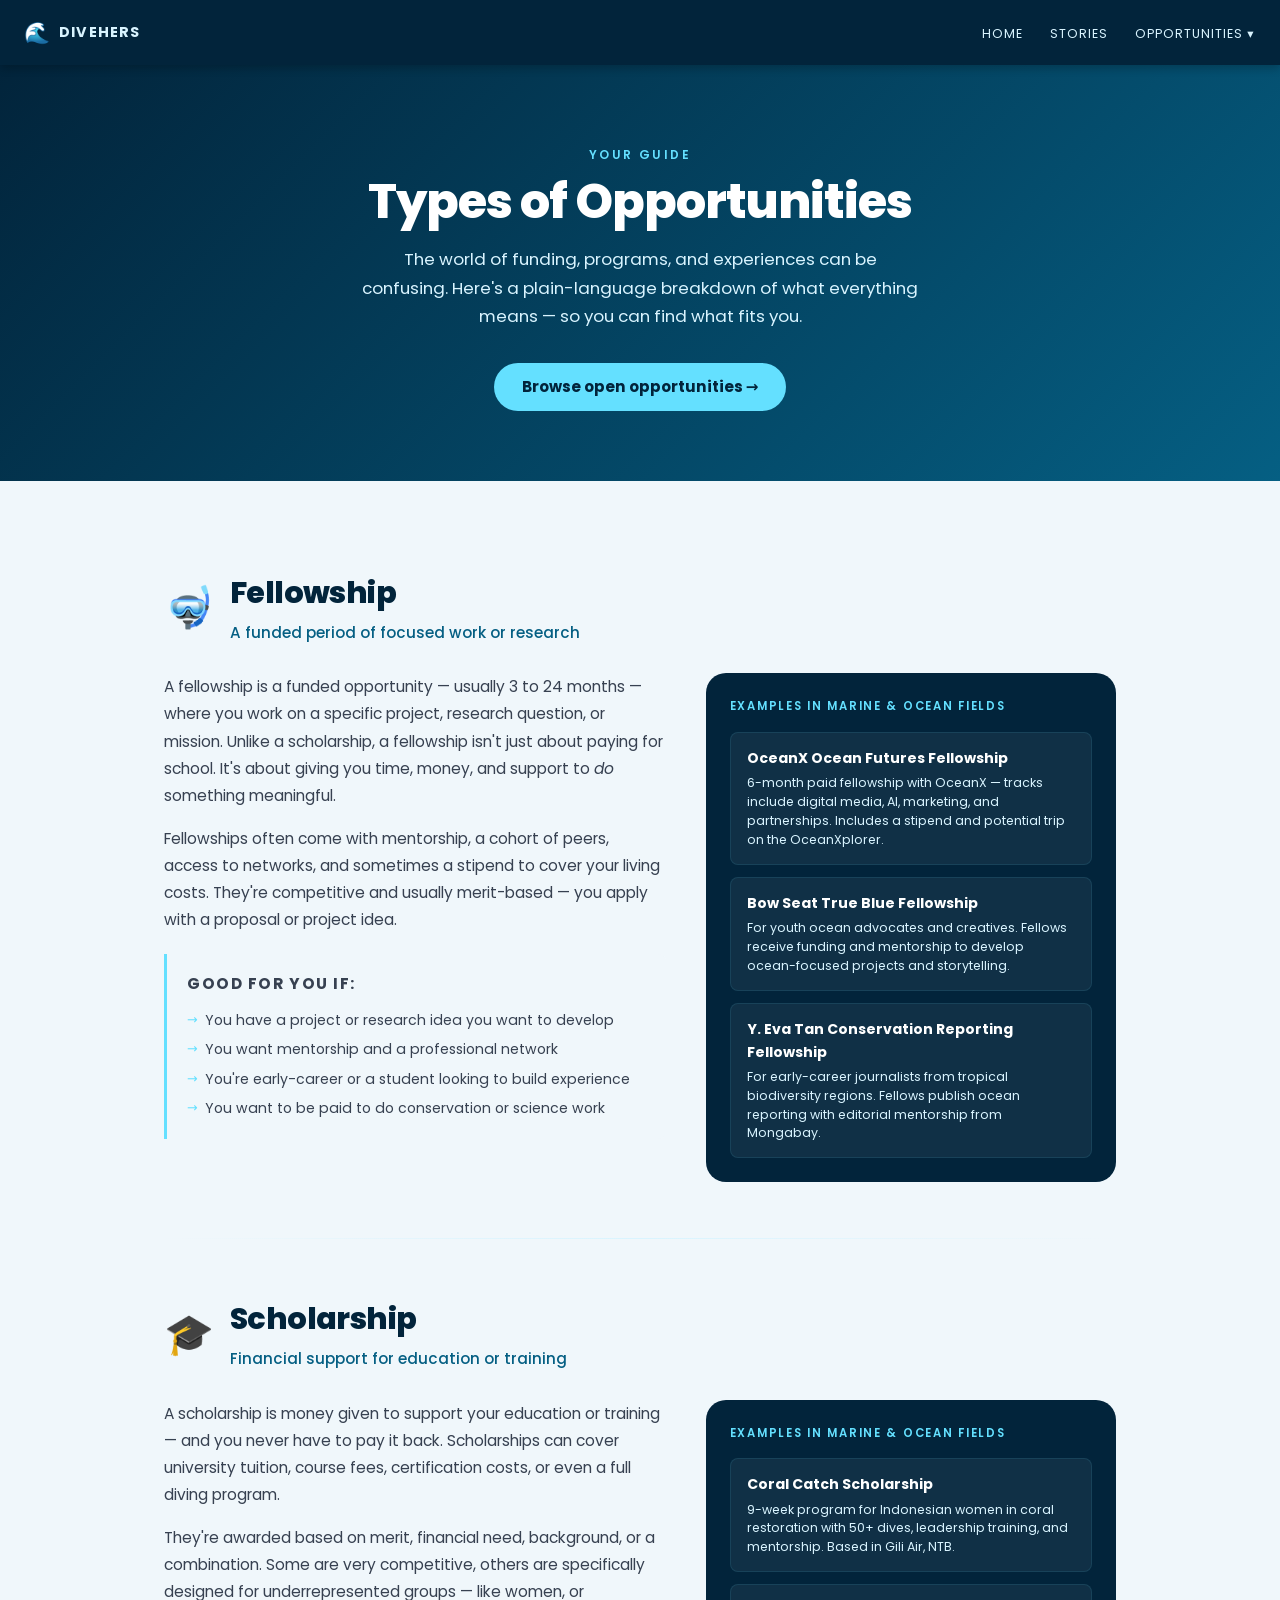
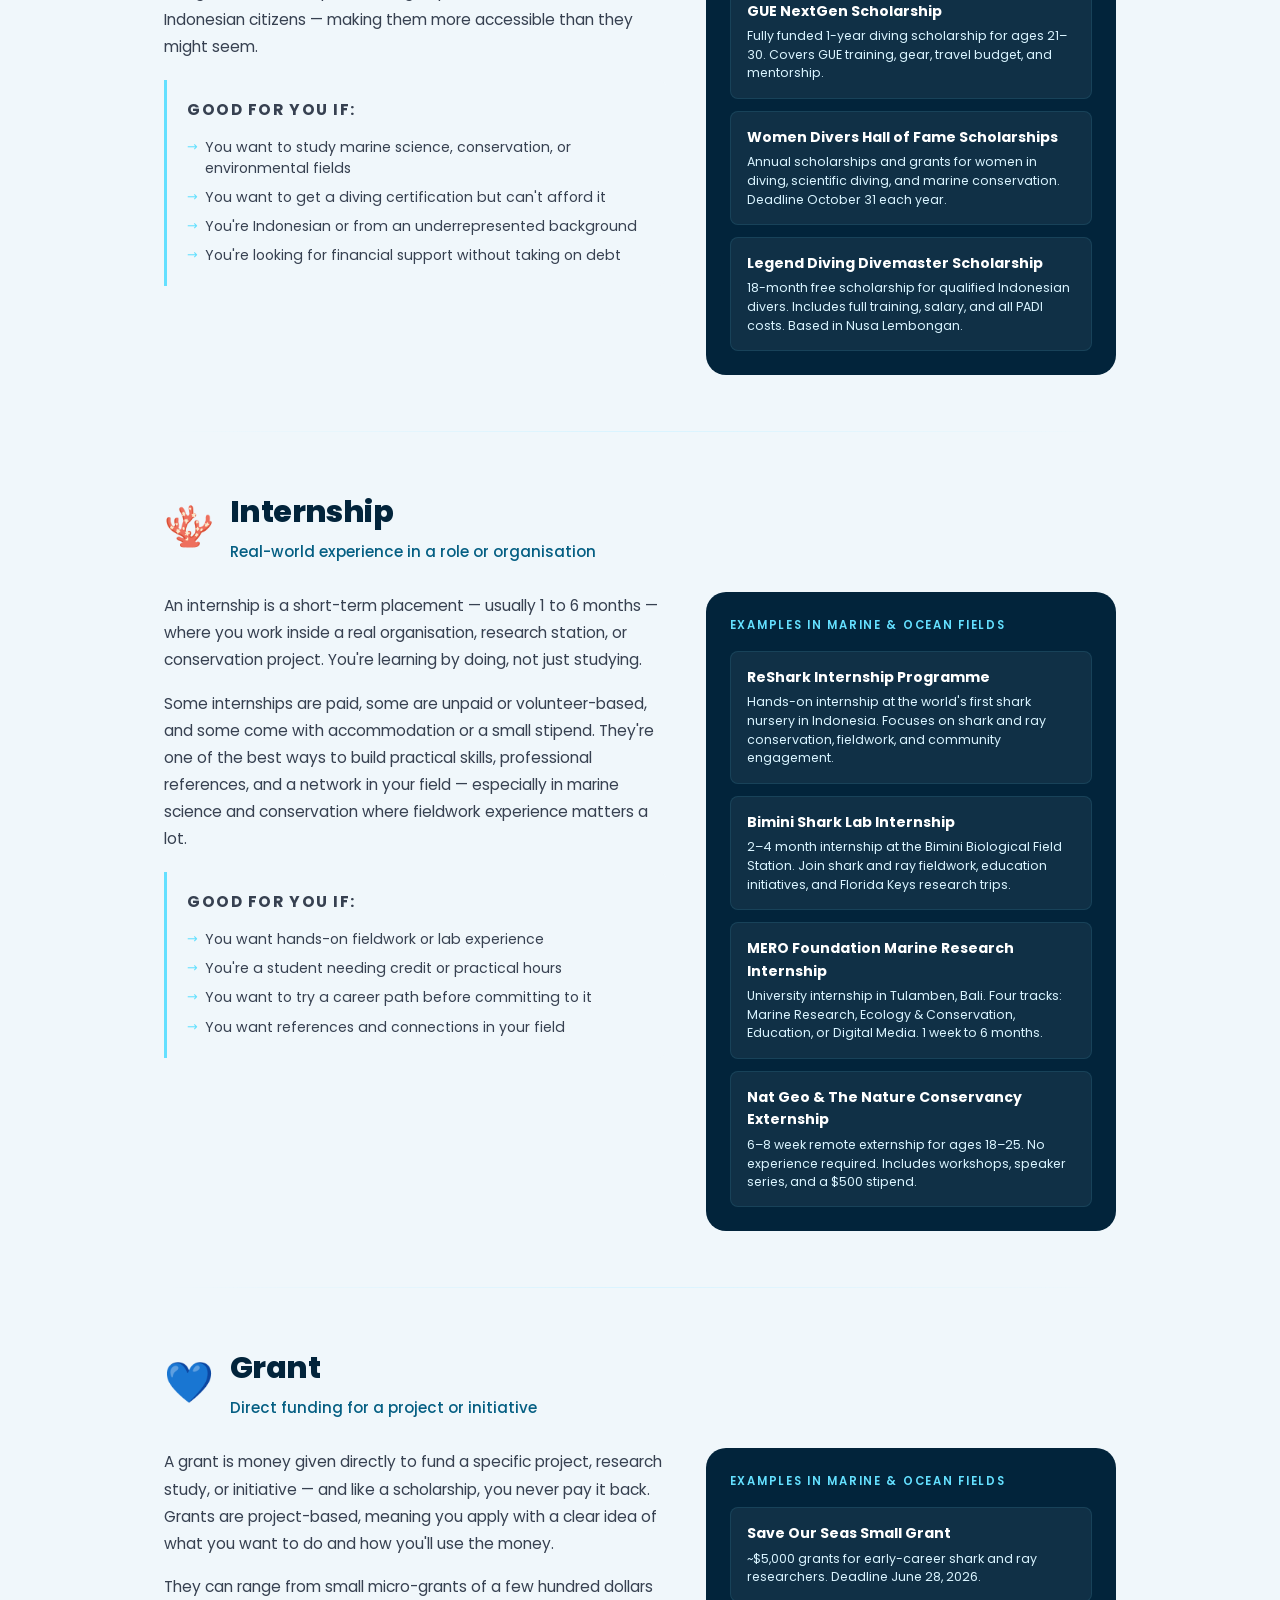
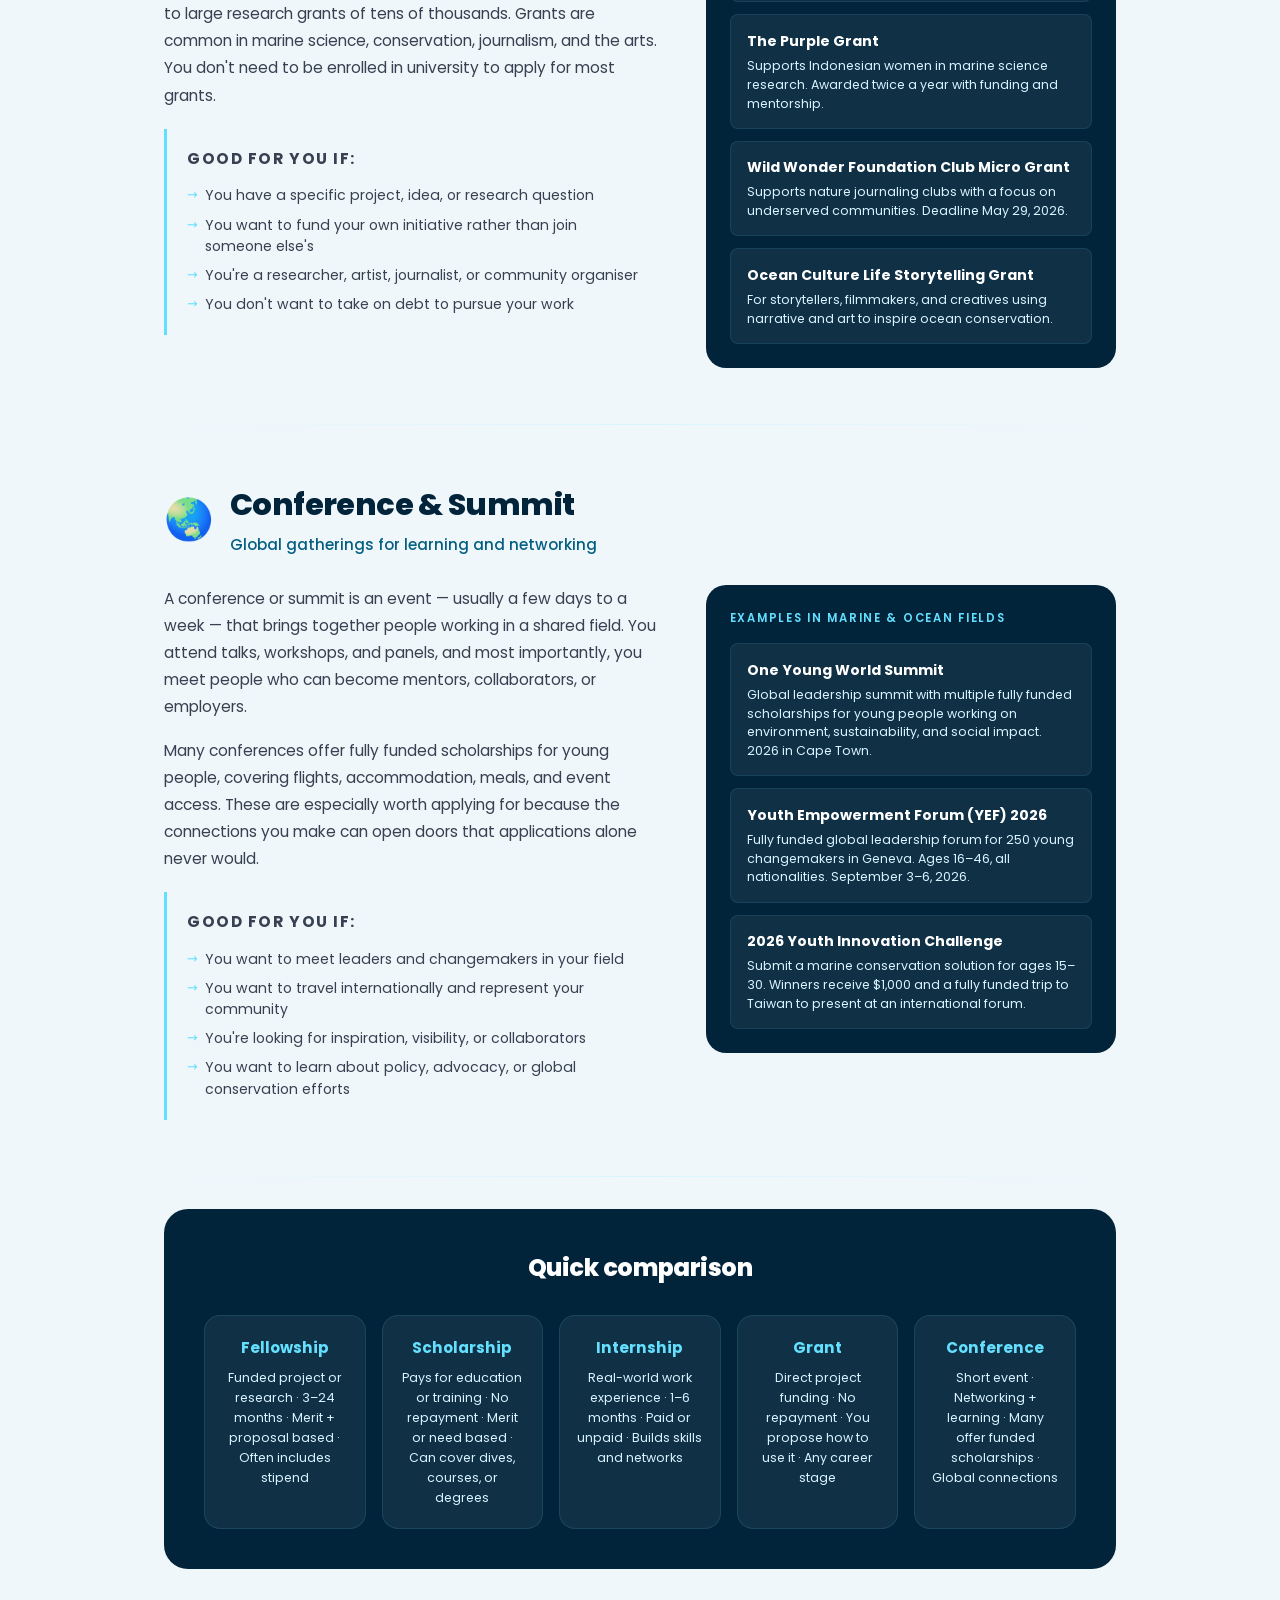
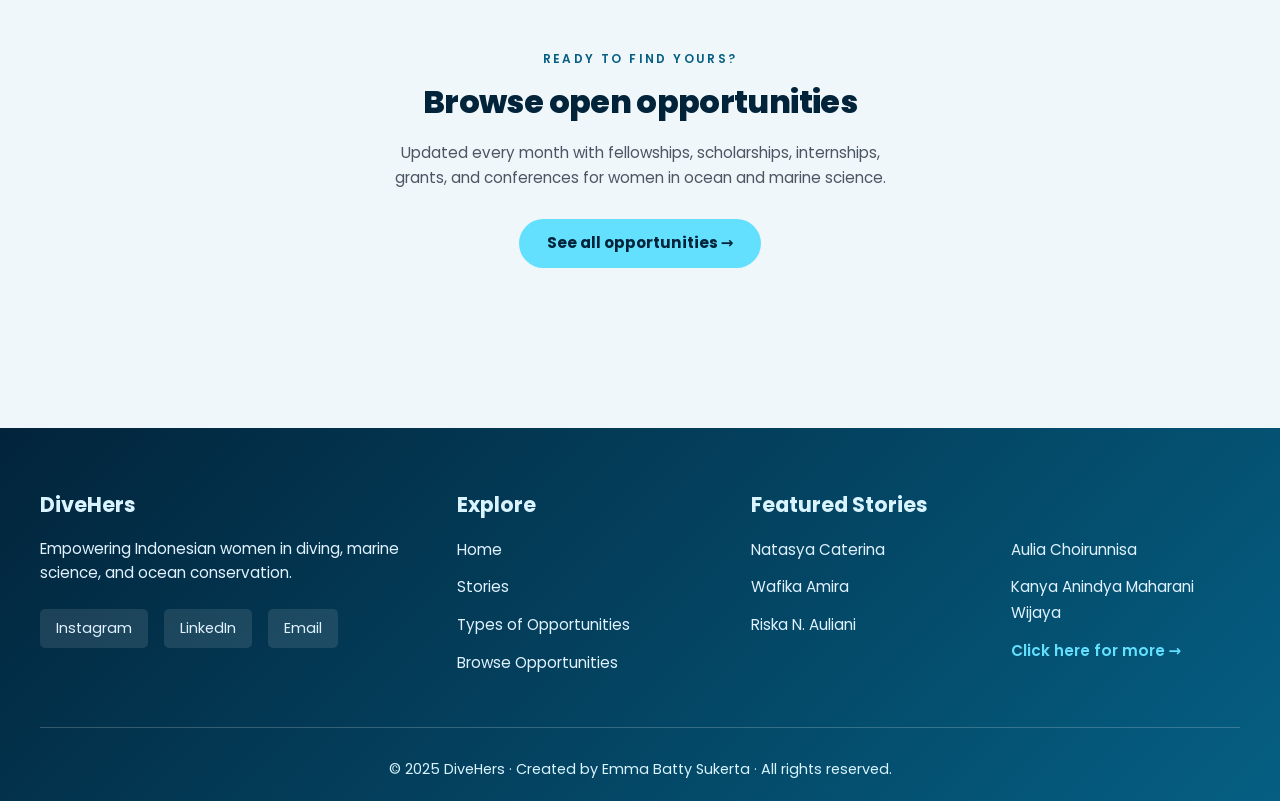
<file: learn.html>
<!DOCTYPE html>
<html lang="en">
<head>
  <meta charset="UTF-8">
  <meta name="viewport" content="width=device-width, initial-scale=1.0">
  <title>DiveHers | Types of Opportunities</title>
  <link href="https://fonts.googleapis.com/css2?family=Poppins:wght@400;500;600;700;800&display=swap" rel="stylesheet">
  <link rel="stylesheet" href="styles.css">
  <script async src="https://www.googletagmanager.com/gtag/js?id=G-LH2S5NTSCQ"></script>
  <script>
    window.dataLayer = window.dataLayer || [];
    function gtag(){dataLayer.push(arguments);}
    gtag('js', new Date());
    gtag('config', 'G-LH2S5NTSCQ');
  </script>
</head>
<body class="learn-page">

<nav class="ocean-nav">
  <div class="ocean-logo">
    <span class="emoji">🌊</span>
    <span>DiveHers</span>
  </div>
  <ul class="nav-links">
    <li><a href="index.html">Home</a></li>
    <li><a href="stories.html">Stories</a></li>
    <li class="nav-dropdown">
      <a href="#" class="nav-dropdown-toggle">Opportunities ▾</a>
      <ul class="dropdown-menu">
        <li><a href="learn.html">Types of Opportunities</a></li>
        <li><a href="opportunities.html">Browse Opportunities</a></li>
      </ul>
    </li>
  </ul>
</nav>

  <!-- Hero -->
  <section class="learn-hero">
    <div class="learn-hero-inner">
      <p class="learn-hero-label">Your guide</p>
      <h1 class="learn-hero-title">Types of Opportunities</h1>
      <p class="learn-hero-sub">The world of funding, programs, and experiences can be confusing. Here's a plain-language breakdown of what everything means — so you can find what fits you.</p>
      <a href="opportunities.html" class="learn-browse-btn">Browse open opportunities →</a>
    </div>
  </section>

  <!-- Types -->
  <main class="learn-container">

    <!-- Fellowship -->
    <section class="learn-type-section" id="fellowship">
      <div class="learn-type-header">
        <div class="learn-type-icon">🤿</div>
        <div>
          <h2 class="learn-type-title">Fellowship</h2>
          <p class="learn-type-tagline">A funded period of focused work or research</p>
        </div>
      </div>
      <div class="learn-type-body">
        <div class="learn-type-main">
          <p>A fellowship is a funded opportunity — usually 3 to 24 months — where you work on a specific project, research question, or mission. Unlike a scholarship, a fellowship isn't just about paying for school. It's about giving you time, money, and support to <em>do</em> something meaningful.</p>
          <p>Fellowships often come with mentorship, a cohort of peers, access to networks, and sometimes a stipend to cover your living costs. They're competitive and usually merit-based — you apply with a proposal or project idea.</p>
          <div class="learn-good-for">
            <p class="learn-good-for-label">Good for you if:</p>
            <ul>
              <li>You have a project or research idea you want to develop</li>
              <li>You want mentorship and a professional network</li>
              <li>You're early-career or a student looking to build experience</li>
              <li>You want to be paid to do conservation or science work</li>
            </ul>
          </div>
        </div>
        <div class="learn-type-examples">
          <p class="learn-examples-label">Examples in marine & ocean fields</p>
          <div class="learn-example-card">
            <p class="learn-example-name">OceanX Ocean Futures Fellowship</p>
            <p class="learn-example-desc">6-month paid fellowship with OceanX — tracks include digital media, AI, marketing, and partnerships. Includes a stipend and potential trip on the OceanXplorer.</p>
          </div>
          <div class="learn-example-card">
            <p class="learn-example-name">Bow Seat True Blue Fellowship</p>
            <p class="learn-example-desc">For youth ocean advocates and creatives. Fellows receive funding and mentorship to develop ocean-focused projects and storytelling.</p>
          </div>
          <div class="learn-example-card">
            <p class="learn-example-name">Y. Eva Tan Conservation Reporting Fellowship</p>
            <p class="learn-example-desc">For early-career journalists from tropical biodiversity regions. Fellows publish ocean reporting with editorial mentorship from Mongabay.</p>
          </div>
        </div>
      </div>
    </section>

    <div class="learn-divider"></div>

    <!-- Scholarship -->
    <section class="learn-type-section" id="scholarship">
      <div class="learn-type-header">
        <div class="learn-type-icon">🎓</div>
        <div>
          <h2 class="learn-type-title">Scholarship</h2>
          <p class="learn-type-tagline">Financial support for education or training</p>
        </div>
      </div>
      <div class="learn-type-body">
        <div class="learn-type-main">
          <p>A scholarship is money given to support your education or training — and you never have to pay it back. Scholarships can cover university tuition, course fees, certification costs, or even a full diving program.</p>
          <p>They're awarded based on merit, financial need, background, or a combination. Some are very competitive, others are specifically designed for underrepresented groups — like women, or Indonesian citizens — making them more accessible than they might seem.</p>
          <div class="learn-good-for">
            <p class="learn-good-for-label">Good for you if:</p>
            <ul>
              <li>You want to study marine science, conservation, or environmental fields</li>
              <li>You want to get a diving certification but can't afford it</li>
              <li>You're Indonesian or from an underrepresented background</li>
              <li>You're looking for financial support without taking on debt</li>
            </ul>
          </div>
        </div>
        <div class="learn-type-examples">
          <p class="learn-examples-label">Examples in marine & ocean fields</p>
          <div class="learn-example-card">
            <p class="learn-example-name">Coral Catch Scholarship</p>
            <p class="learn-example-desc">9-week program for Indonesian women in coral restoration with 50+ dives, leadership training, and mentorship. Based in Gili Air, NTB.</p>
          </div>
          <div class="learn-example-card">
            <p class="learn-example-name">GUE NextGen Scholarship</p>
            <p class="learn-example-desc">Fully funded 1-year diving scholarship for ages 21–30. Covers GUE training, gear, travel budget, and mentorship.</p>
          </div>
          <div class="learn-example-card">
            <p class="learn-example-name">Women Divers Hall of Fame Scholarships</p>
            <p class="learn-example-desc">Annual scholarships and grants for women in diving, scientific diving, and marine conservation. Deadline October 31 each year.</p>
          </div>
          <div class="learn-example-card">
            <p class="learn-example-name">Legend Diving Divemaster Scholarship</p>
            <p class="learn-example-desc">18-month free scholarship for qualified Indonesian divers. Includes full training, salary, and all PADI costs. Based in Nusa Lembongan.</p>
          </div>
        </div>
      </div>
    </section>

    <div class="learn-divider"></div>

    <!-- Internship -->
    <section class="learn-type-section" id="internship">
      <div class="learn-type-header">
        <div class="learn-type-icon">🪸</div>
        <div>
          <h2 class="learn-type-title">Internship</h2>
          <p class="learn-type-tagline">Real-world experience in a role or organisation</p>
        </div>
      </div>
      <div class="learn-type-body">
        <div class="learn-type-main">
          <p>An internship is a short-term placement — usually 1 to 6 months — where you work inside a real organisation, research station, or conservation project. You're learning by doing, not just studying.</p>
          <p>Some internships are paid, some are unpaid or volunteer-based, and some come with accommodation or a small stipend. They're one of the best ways to build practical skills, professional references, and a network in your field — especially in marine science and conservation where fieldwork experience matters a lot.</p>
          <div class="learn-good-for">
            <p class="learn-good-for-label">Good for you if:</p>
            <ul>
              <li>You want hands-on fieldwork or lab experience</li>
              <li>You're a student needing credit or practical hours</li>
              <li>You want to try a career path before committing to it</li>
              <li>You want references and connections in your field</li>
            </ul>
          </div>
        </div>
        <div class="learn-type-examples">
          <p class="learn-examples-label">Examples in marine & ocean fields</p>
          <div class="learn-example-card">
            <p class="learn-example-name">ReShark Internship Programme</p>
            <p class="learn-example-desc">Hands-on internship at the world's first shark nursery in Indonesia. Focuses on shark and ray conservation, fieldwork, and community engagement.</p>
          </div>
          <div class="learn-example-card">
            <p class="learn-example-name">Bimini Shark Lab Internship</p>
            <p class="learn-example-desc">2–4 month internship at the Bimini Biological Field Station. Join shark and ray fieldwork, education initiatives, and Florida Keys research trips.</p>
          </div>
          <div class="learn-example-card">
            <p class="learn-example-name">MERO Foundation Marine Research Internship</p>
            <p class="learn-example-desc">University internship in Tulamben, Bali. Four tracks: Marine Research, Ecology & Conservation, Education, or Digital Media. 1 week to 6 months.</p>
          </div>
          <div class="learn-example-card">
            <p class="learn-example-name">Nat Geo & The Nature Conservancy Externship</p>
            <p class="learn-example-desc">6–8 week remote externship for ages 18–25. No experience required. Includes workshops, speaker series, and a $500 stipend.</p>
          </div>
        </div>
      </div>
    </section>

    <div class="learn-divider"></div>

    <!-- Grant -->
    <section class="learn-type-section" id="grant">
      <div class="learn-type-header">
        <div class="learn-type-icon">💙</div>
        <div>
          <h2 class="learn-type-title">Grant</h2>
          <p class="learn-type-tagline">Direct funding for a project or initiative</p>
        </div>
      </div>
      <div class="learn-type-body">
        <div class="learn-type-main">
          <p>A grant is money given directly to fund a specific project, research study, or initiative — and like a scholarship, you never pay it back. Grants are project-based, meaning you apply with a clear idea of what you want to do and how you'll use the money.</p>
          <p>They can range from small micro-grants of a few hundred dollars to large research grants of tens of thousands. Grants are common in marine science, conservation, journalism, and the arts. You don't need to be enrolled in university to apply for most grants.</p>
          <div class="learn-good-for">
            <p class="learn-good-for-label">Good for you if:</p>
            <ul>
              <li>You have a specific project, idea, or research question</li>
              <li>You want to fund your own initiative rather than join someone else's</li>
              <li>You're a researcher, artist, journalist, or community organiser</li>
              <li>You don't want to take on debt to pursue your work</li>
            </ul>
          </div>
        </div>
        <div class="learn-type-examples">
          <p class="learn-examples-label">Examples in marine & ocean fields</p>
          <div class="learn-example-card">
            <p class="learn-example-name">Save Our Seas Small Grant</p>
            <p class="learn-example-desc">~$5,000 grants for early-career shark and ray researchers. Deadline June 28, 2026.</p>
          </div>
          <div class="learn-example-card">
            <p class="learn-example-name">The Purple Grant</p>
            <p class="learn-example-desc">Supports Indonesian women in marine science research. Awarded twice a year with funding and mentorship.</p>
          </div>
          <div class="learn-example-card">
            <p class="learn-example-name">Wild Wonder Foundation Club Micro Grant</p>
            <p class="learn-example-desc">Supports nature journaling clubs with a focus on underserved communities. Deadline May 29, 2026.</p>
          </div>
          <div class="learn-example-card">
            <p class="learn-example-name">Ocean Culture Life Storytelling Grant</p>
            <p class="learn-example-desc">For storytellers, filmmakers, and creatives using narrative and art to inspire ocean conservation.</p>
          </div>
        </div>
      </div>
    </section>

    <div class="learn-divider"></div>

    <!-- Conference / Summit -->
    <section class="learn-type-section" id="conference">
      <div class="learn-type-header">
        <div class="learn-type-icon">🌏</div>
        <div>
          <h2 class="learn-type-title">Conference & Summit</h2>
          <p class="learn-type-tagline">Global gatherings for learning and networking</p>
        </div>
      </div>
      <div class="learn-type-body">
        <div class="learn-type-main">
          <p>A conference or summit is an event — usually a few days to a week — that brings together people working in a shared field. You attend talks, workshops, and panels, and most importantly, you meet people who can become mentors, collaborators, or employers.</p>
          <p>Many conferences offer fully funded scholarships for young people, covering flights, accommodation, meals, and event access. These are especially worth applying for because the connections you make can open doors that applications alone never would.</p>
          <div class="learn-good-for">
            <p class="learn-good-for-label">Good for you if:</p>
            <ul>
              <li>You want to meet leaders and changemakers in your field</li>
              <li>You want to travel internationally and represent your community</li>
              <li>You're looking for inspiration, visibility, or collaborators</li>
              <li>You want to learn about policy, advocacy, or global conservation efforts</li>
            </ul>
          </div>
        </div>
        <div class="learn-type-examples">
          <p class="learn-examples-label">Examples in marine & ocean fields</p>
          <div class="learn-example-card">
            <p class="learn-example-name">One Young World Summit</p>
            <p class="learn-example-desc">Global leadership summit with multiple fully funded scholarships for young people working on environment, sustainability, and social impact. 2026 in Cape Town.</p>
          </div>
          <div class="learn-example-card">
            <p class="learn-example-name">Youth Empowerment Forum (YEF) 2026</p>
            <p class="learn-example-desc">Fully funded global leadership forum for 250 young changemakers in Geneva. Ages 16–46, all nationalities. September 3–6, 2026.</p>
          </div>
          <div class="learn-example-card">
            <p class="learn-example-name">2026 Youth Innovation Challenge</p>
            <p class="learn-example-desc">Submit a marine conservation solution for ages 15–30. Winners receive $1,000 and a fully funded trip to Taiwan to present at an international forum.</p>
          </div>
        </div>
      </div>
    </section>

    <div class="learn-divider"></div>

    <!-- Quick comparison table -->
    <section class="learn-compare">
      <h2 class="learn-compare-title">Quick comparison</h2>
      <div class="learn-compare-grid">
        <div class="learn-compare-card">
          <p class="learn-compare-type">Fellowship</p>
          <p class="learn-compare-detail">Funded project or research · 3–24 months · Merit + proposal based · Often includes stipend</p>
        </div>
        <div class="learn-compare-card">
          <p class="learn-compare-type">Scholarship</p>
          <p class="learn-compare-detail">Pays for education or training · No repayment · Merit or need based · Can cover dives, courses, or degrees</p>
        </div>
        <div class="learn-compare-card">
          <p class="learn-compare-type">Internship</p>
          <p class="learn-compare-detail">Real-world work experience · 1–6 months · Paid or unpaid · Builds skills and networks</p>
        </div>
        <div class="learn-compare-card">
          <p class="learn-compare-type">Grant</p>
          <p class="learn-compare-detail">Direct project funding · No repayment · You propose how to use it · Any career stage</p>
        </div>
        <div class="learn-compare-card">
          <p class="learn-compare-type">Conference</p>
          <p class="learn-compare-detail">Short event · Networking + learning · Many offer funded scholarships · Global connections</p>
        </div>
      </div>
    </section>

    <!-- CTA -->
    <section class="learn-cta">
      <p class="learn-cta-label">Ready to find yours?</p>
      <h2 class="learn-cta-title">Browse open opportunities</h2>
      <p class="learn-cta-sub">Updated every month with fellowships, scholarships, internships, grants, and conferences for women in ocean and marine science.</p>
      <a href="opportunities.html" class="learn-browse-btn">See all opportunities →</a>
    </section>

  </main>

  <!-- Footer -->
  <footer class="site-footer-large">
    <div class="footer-content">
      <div class="footer-section">
        <h3>DiveHers</h3>
        <p>Empowering Indonesian women in diving, marine science, and ocean conservation.</p>
        <div class="social-links">
          <a href="https://www.instagram.com/emma_batty/" target="_blank">Instagram</a>
          <a href="https://www.linkedin.com/in/emmabatty/" target="_blank">LinkedIn</a>
          <a href="mailto:emmabatty13@gmail.com">Email</a>
        </div>
      </div>
      <div class="footer-section">
        <h3>Explore</h3>
        <ul>
          <li><a href="index.html">Home</a></li>
          <li><a href="stories.html">Stories</a></li>
          <li><a href="learn.html">Types of Opportunities</a></li>
          <li><a href="opportunities.html">Browse Opportunities</a></li>
        </ul>
      </div>
      <div class="footer-section">
        <h3>Featured Stories</h3>
        <ul>
          <li><a href="caterina.html">Natasya Caterina</a></li>
          <li><a href="wafika.html">Wafika Amira</a></li>
          <li><a href="riska.html">Riska N. Auliani</a></li>
          <li><a href="aulia.html">Aulia Choirunnisa</a></li>
          <li><a href="kanya.html">Kanya Anindya Maharani Wijaya</a></li>
          <li><a href="stories.html" style="color: #64e0ff; font-weight: 600;">Click here for more →</a></li>
        </ul>
      </div>
    </div>
    <div class="footer-bottom">
      <p>&copy; 2025 DiveHers · Created by Emma Batty Sukerta · All rights reserved.</p>
    </div>
  </footer>
<script>
  // Mobile dropdown toggle
  document.querySelectorAll('.nav-dropdown-toggle').forEach(function(toggle) {
    toggle.addEventListener('click', function(e) {
      e.preventDefault();
      var parent = this.closest('.nav-dropdown');
      parent.classList.toggle('open');
    });
  });
 
  // Close dropdown when clicking outside
  document.addEventListener('click', function(e) {
    if (!e.target.closest('.nav-dropdown')) {
      document.querySelectorAll('.nav-dropdown').forEach(function(d) {
        d.classList.remove('open');
      });
    }
  });
</script>
</body>
</html>
</file>
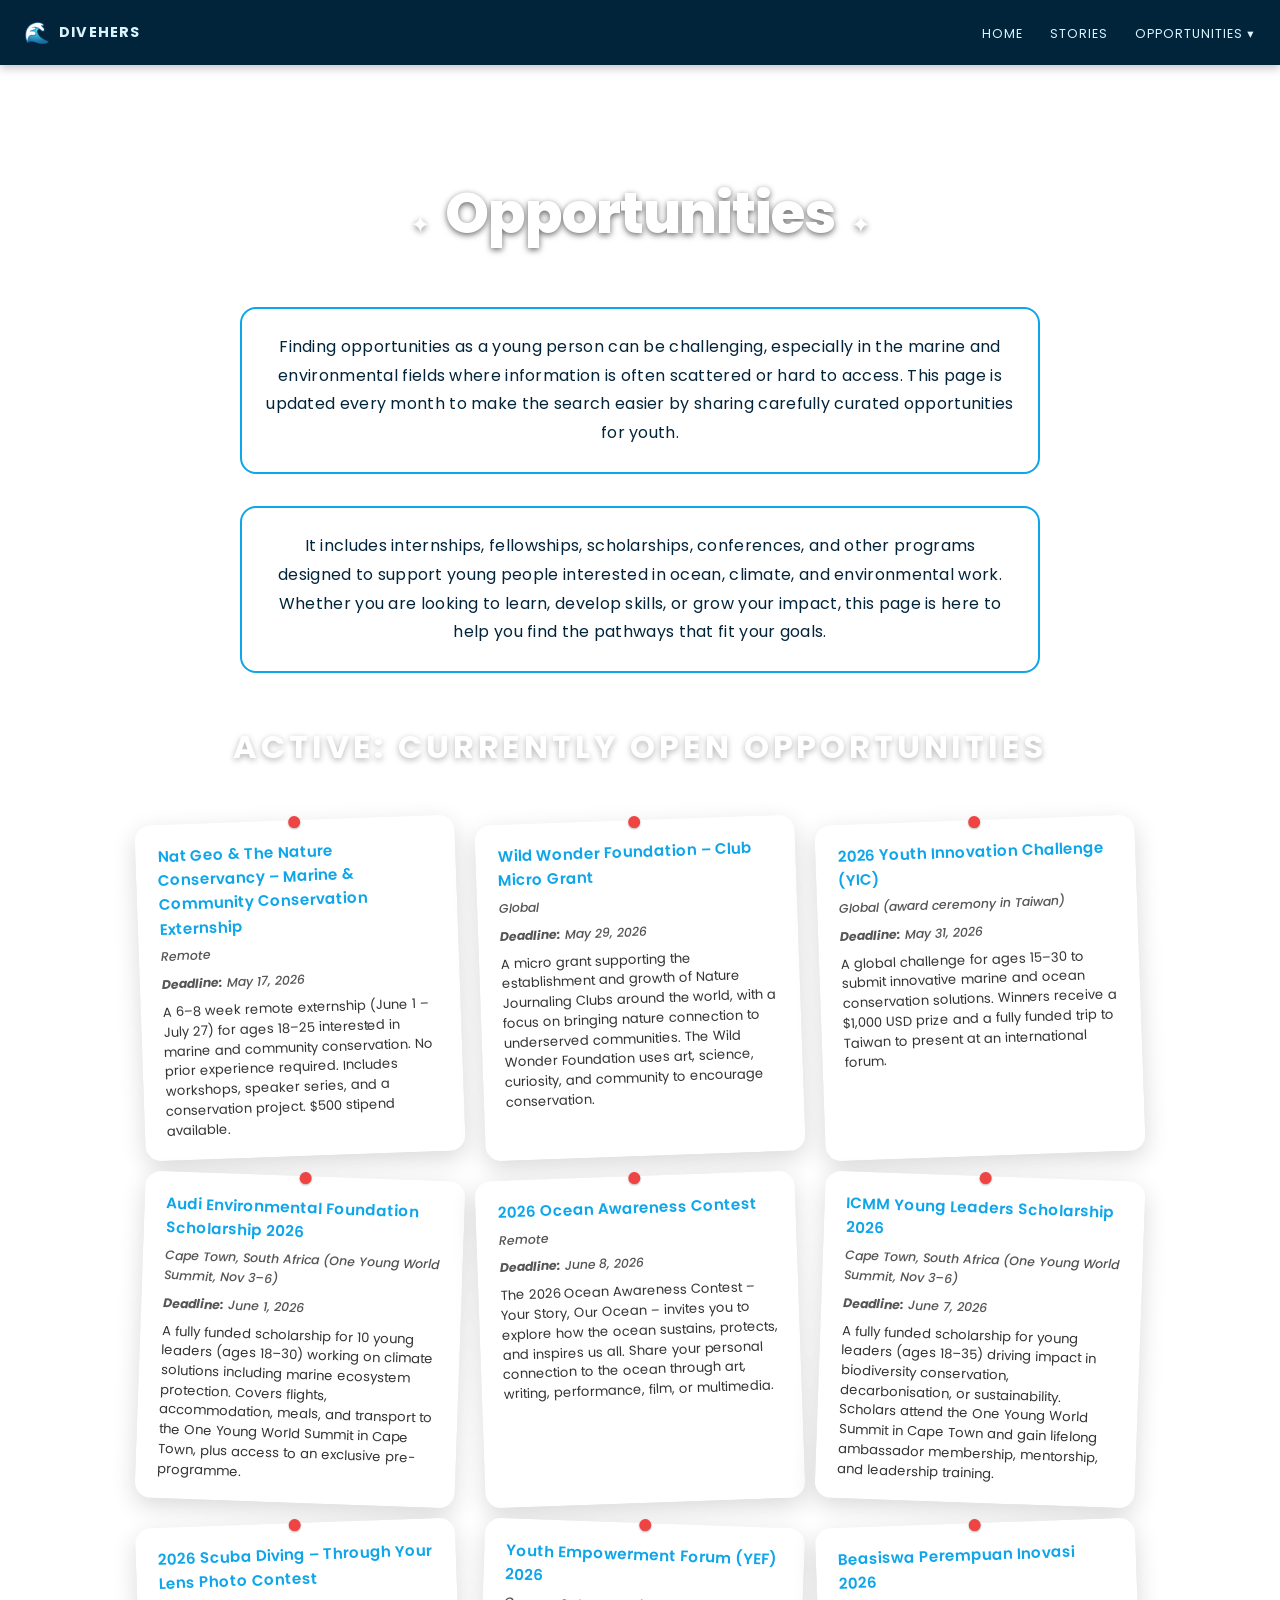
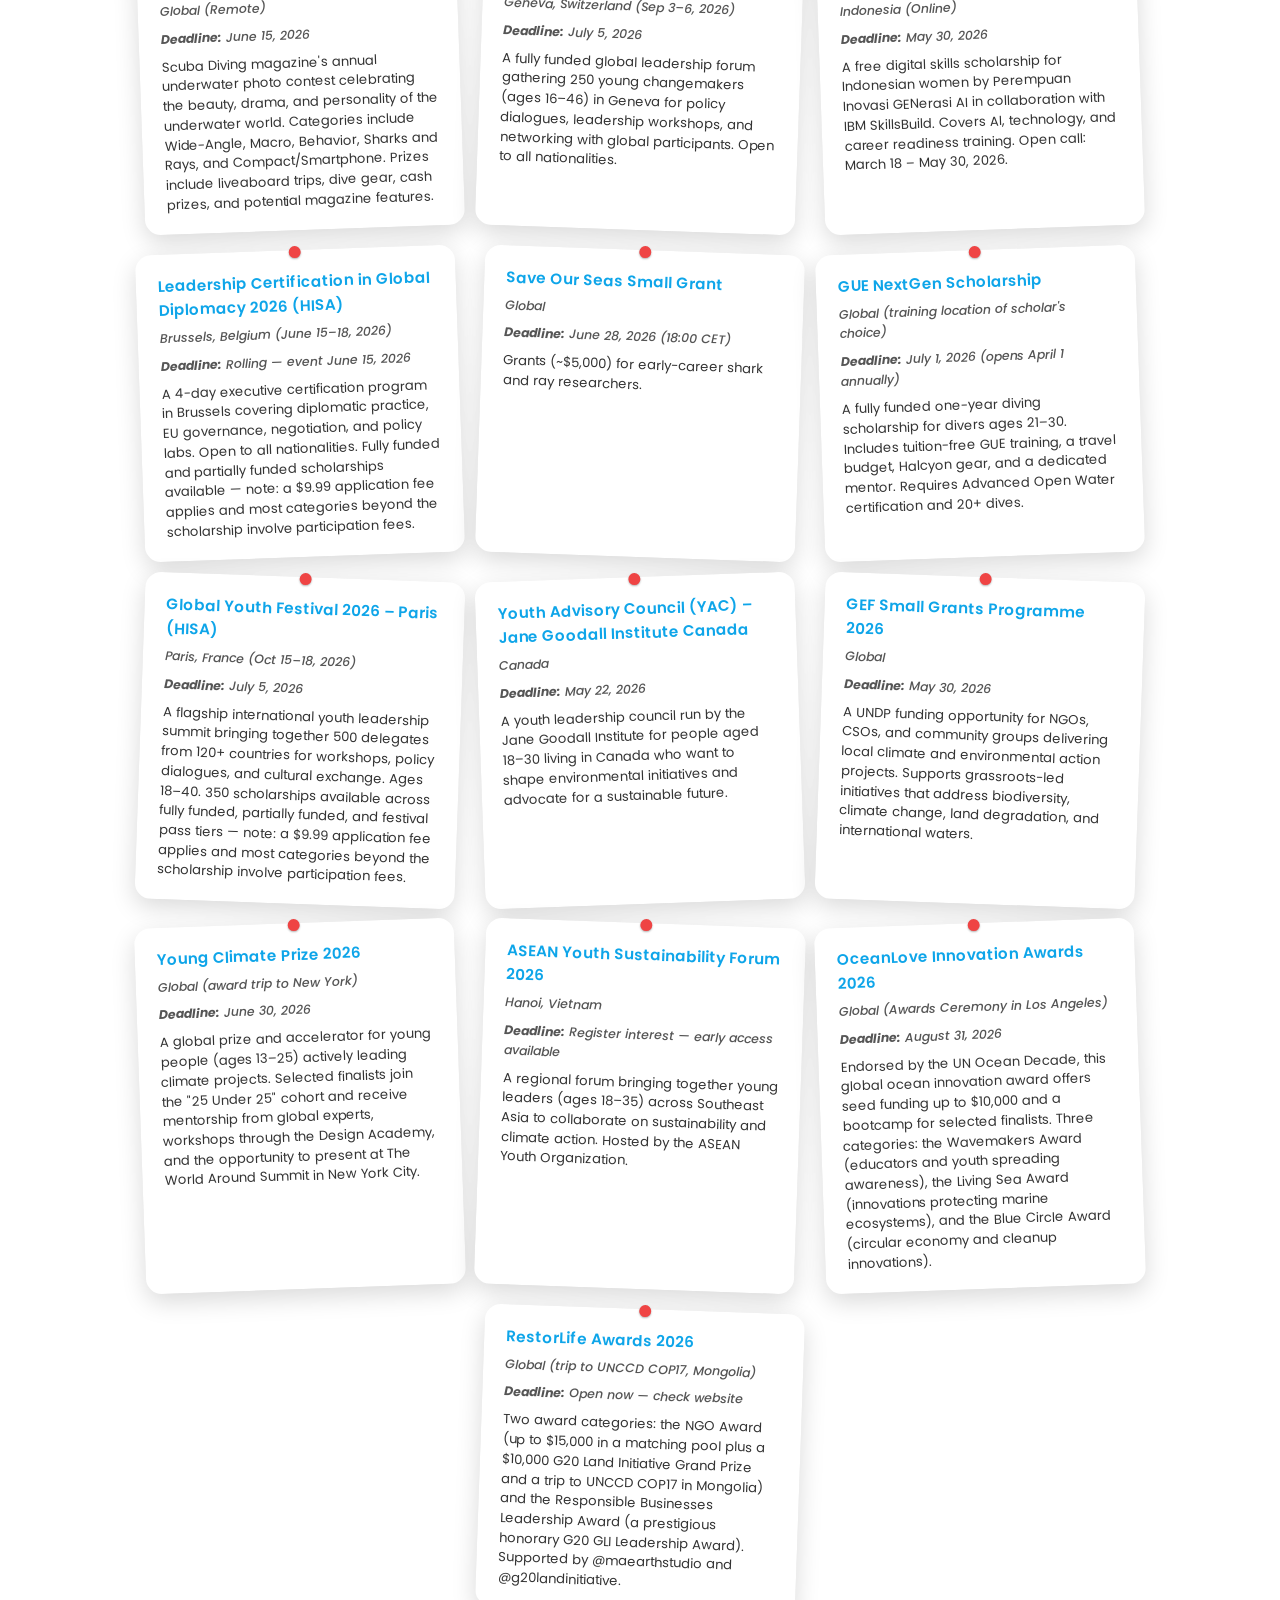
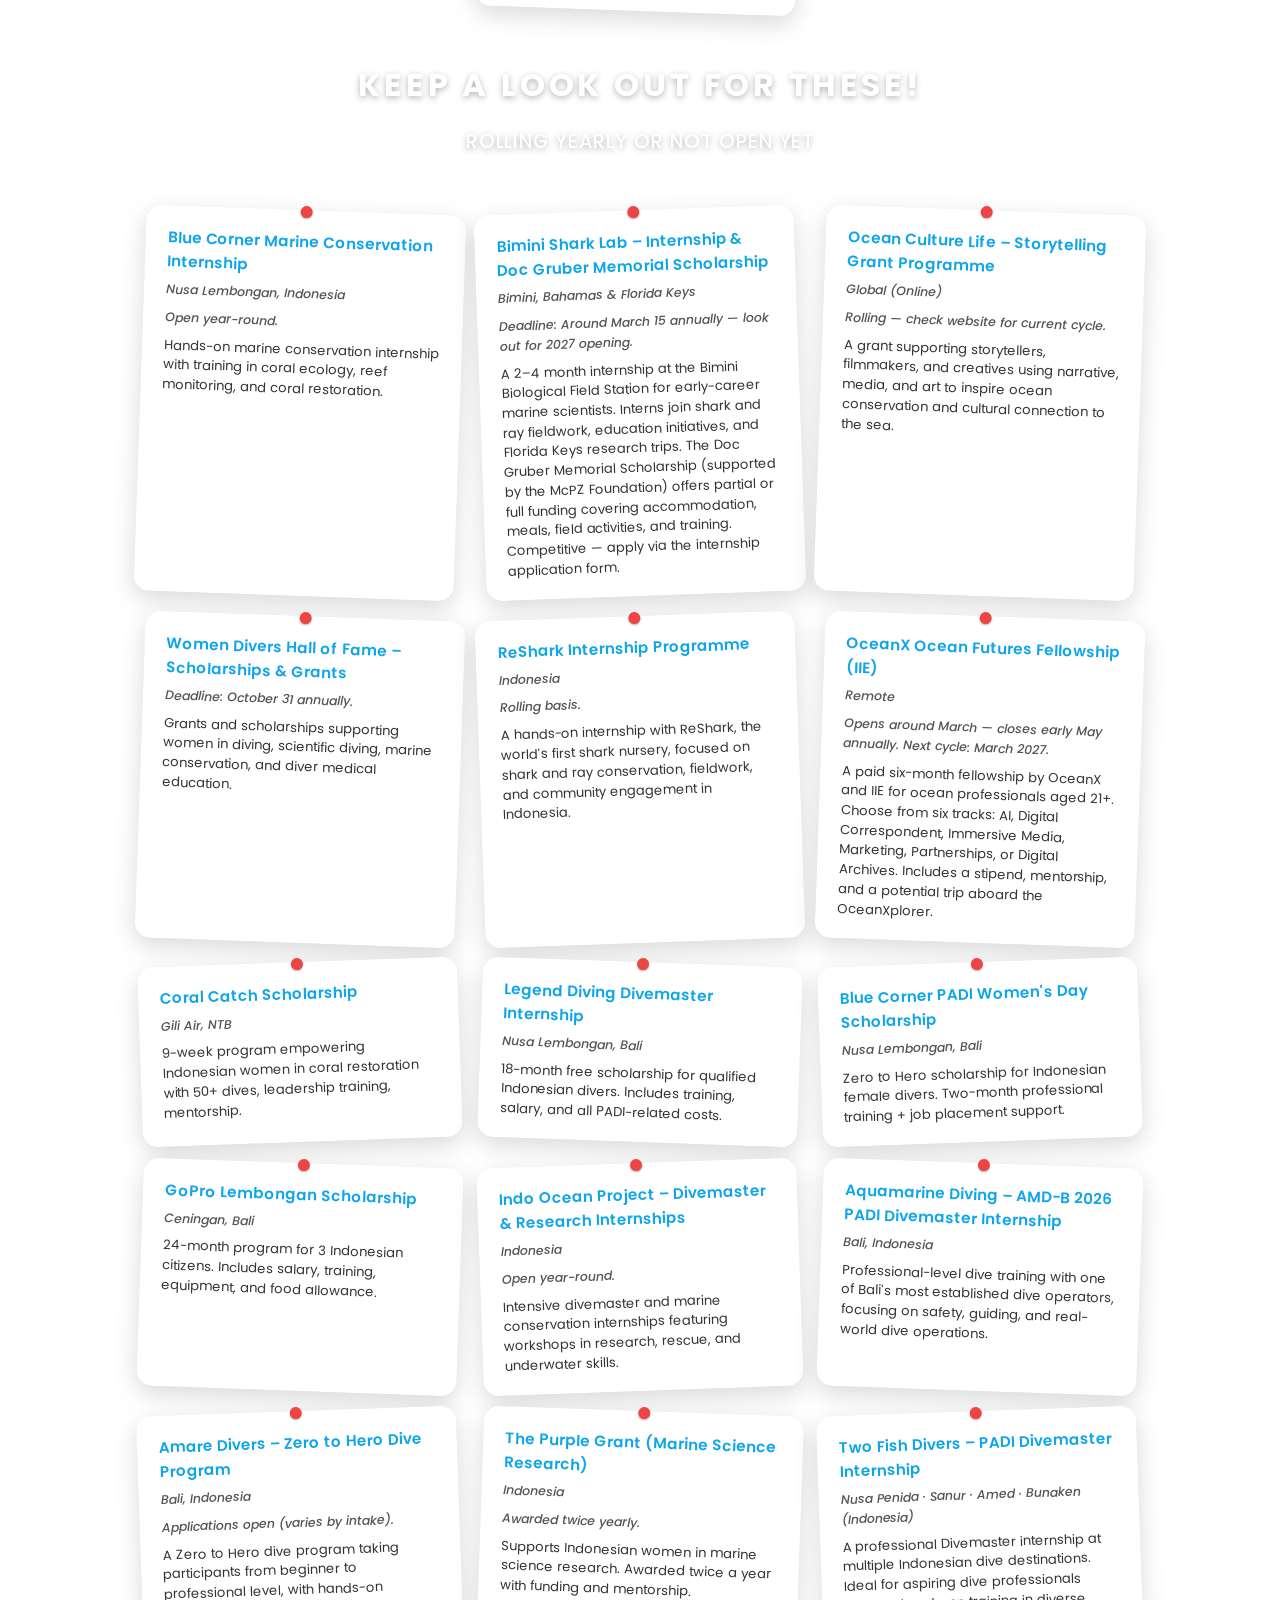
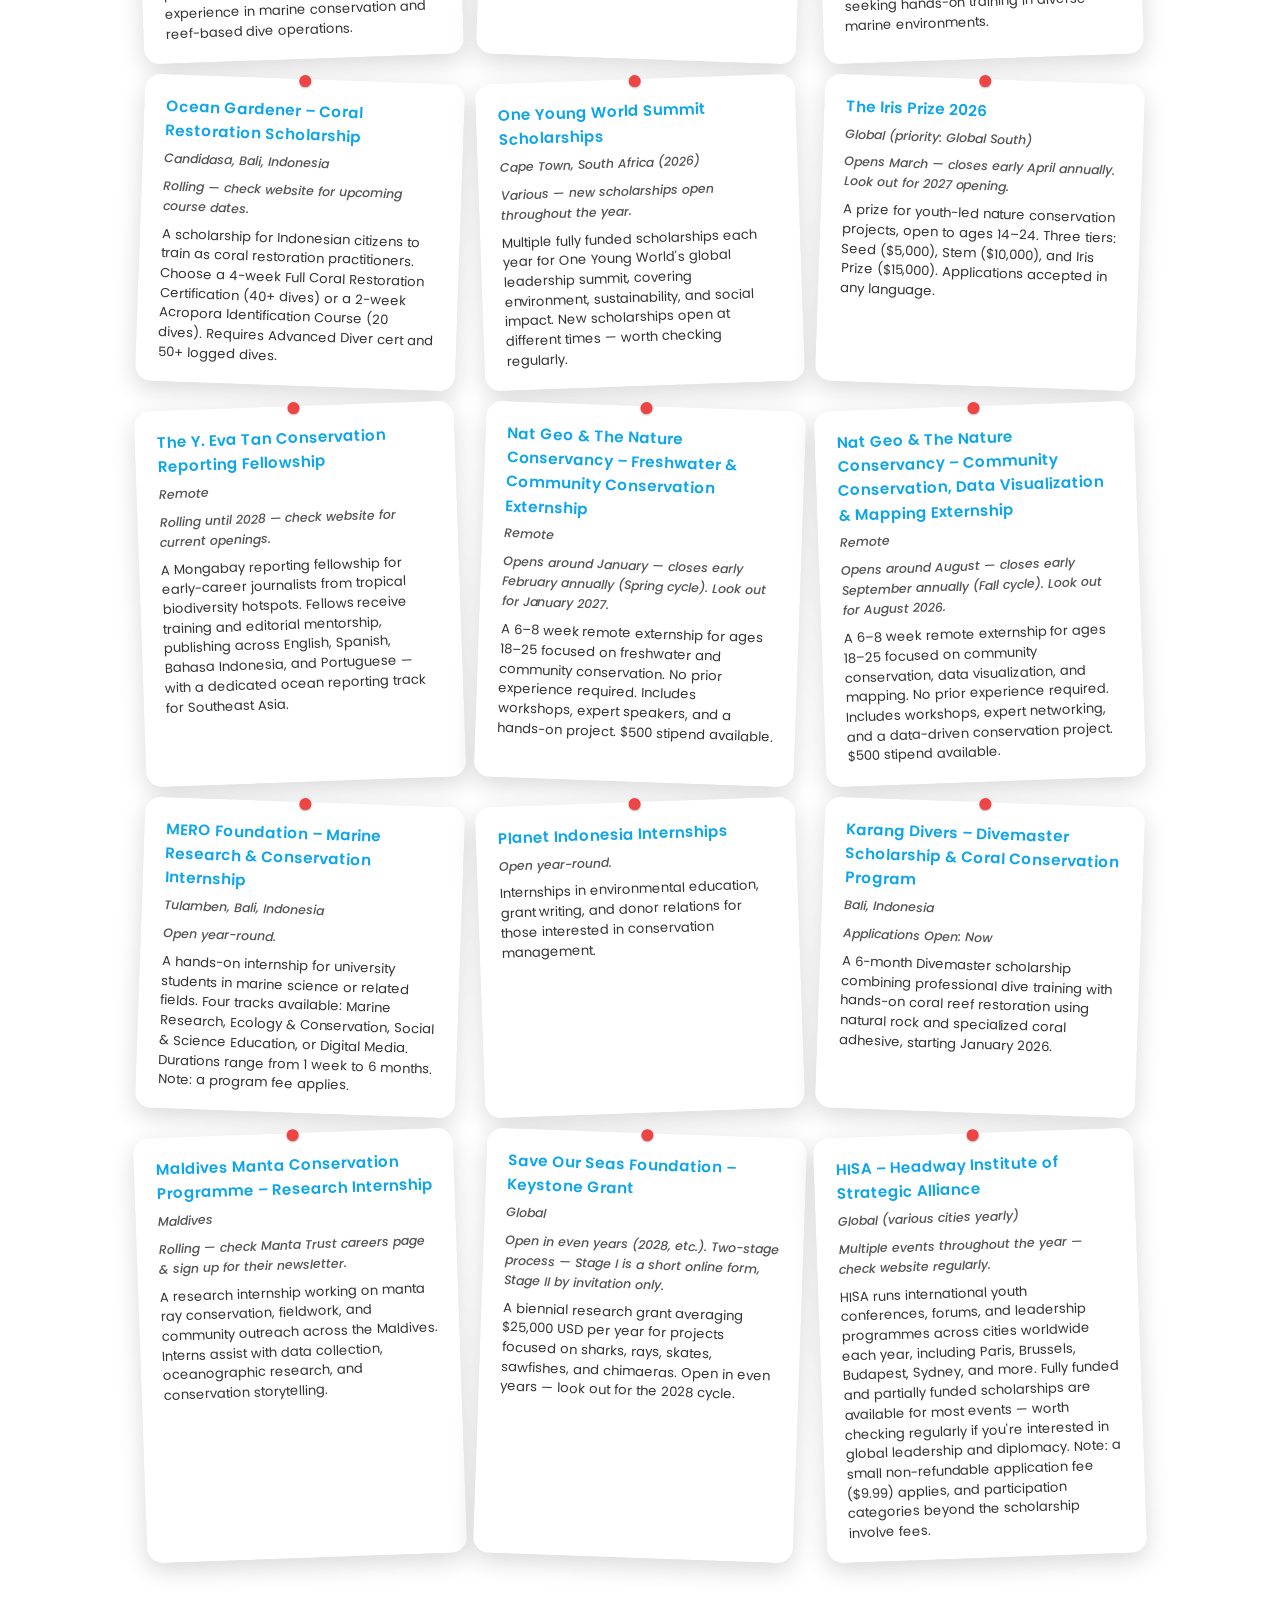
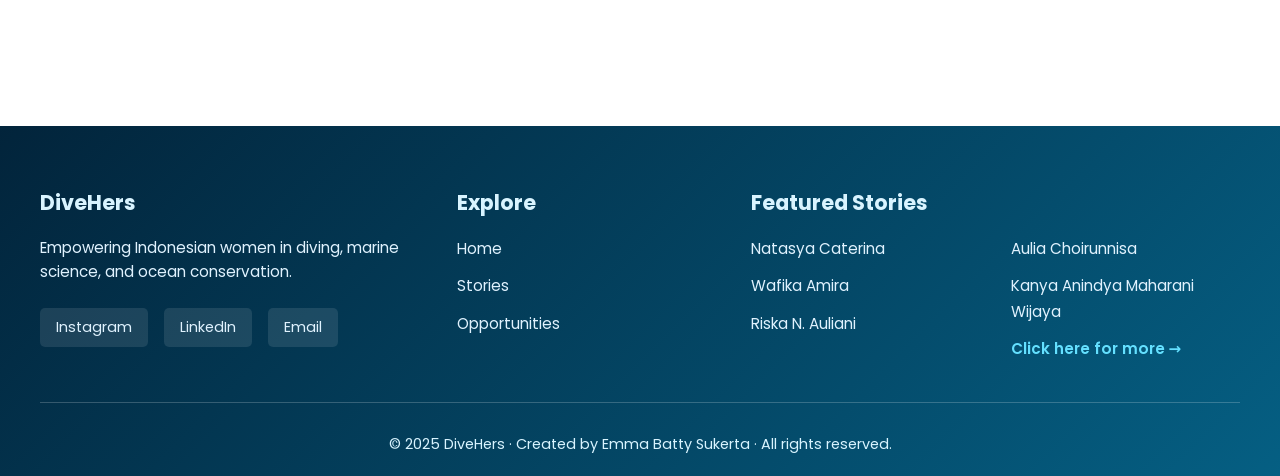
<file: opportunities.html>
<!DOCTYPE html>
<html lang="en">
<head>
  <meta charset="UTF-8">
  <meta name="viewport" content="width=device-width, initial-scale=1.0">
  <title>DiveHers | Opportunities</title>
  <link href="https://fonts.googleapis.com/css2?family=Poppins:wght@400;500;600;700;800&display=swap" rel="stylesheet">
  <link rel="stylesheet" href="styles.css">
    <!-- Google tag (gtag.js) -->
    <script async src="https://www.googletagmanager.com/gtag/js?id=G-LH2S5NTSCQ"></script>
    <script>
      window.dataLayer = window.dataLayer || [];
      function gtag(){dataLayer.push(arguments);}
      gtag('js', new Date());

      gtag('config', 'G-LH2S5NTSCQ');
    </script>
</head>
<body class="opportunities-page">
  <nav class="ocean-nav">
  <div class="ocean-logo">
    <span class="emoji">🌊</span>
    <span>DiveHers</span>
  </div>
  <ul class="nav-links">
    <li><a href="index.html">Home</a></li>
    <li><a href="stories.html">Stories</a></li>
    <li class="nav-dropdown">
      <a href="#" class="nav-dropdown-toggle">Opportunities ▾</a>
      <ul class="dropdown-menu">
        <li><a href="learn.html">Types of Opportunities</a></li>
        <li><a href="opportunities.html">Browse Opportunities</a></li>
      </ul>
    </li>
  </ul>
</nav>

  <main class="container">
    <h1 class="section-title">Opportunities</h1>
    <p class="section-subtitle">
      Finding opportunities as a young person can be challenging, especially in the marine and environmental fields where information is often scattered or hard to access. This page is updated every month to make the search easier by sharing carefully curated opportunities for youth.
    </p>
    <p class="section-subtitle">
      It includes internships, fellowships, scholarships, conferences, and other programs designed to support young people interested in ocean, climate, and environmental work. Whether you are looking to learn, develop skills, or grow your impact, this page is here to help you find the pathways that fit your goals.
    </p>

    <!-- Active Opportunities -->
    <h2 class="opportunities-section-title">ACTIVE: Currently Open Opportunities</h2>
    <div class="board">

      <div class="opportunity rotate-left">
        <h3>
          <a href="https://www.extern.com/national-geographic-society-the-nature-conservancy-externships/marine-and-community-conservation-externship" target="_blank" rel="noopener">
            Nat Geo &amp; The Nature Conservancy – Marine &amp; Community Conservation Externship
          </a>
        </h3>
        <div class="location">Remote</div>
        <div class="opens"><strong>Deadline:</strong> May 17, 2026</div>
        <p>
          A 6–8 week remote externship (June 1 – July 27) for ages 18–25 interested in marine and community conservation. No prior experience required. Includes workshops, speaker series, and a conservation project. $500 stipend available.
        </p>
      </div>

      <div class="opportunity rotate-left">
        <h3>
          <a href="https://www.wildwonder.org/grants" target="_blank" rel="noopener">
            Wild Wonder Foundation – Club Micro Grant
          </a>
        </h3>
        <div class="location">Global</div>
        <div class="opens"><strong>Deadline:</strong> May 29, 2026</div>
        <p>
          A micro grant supporting the establishment and growth of Nature Journaling Clubs around the world, with a focus on bringing nature connection to underserved communities. The Wild Wonder Foundation uses art, science, curiosity, and community to encourage conservation.
        </p>
      </div>

      <div class="opportunity rotate-left">
        <h3>
          <a href="https://thegeep.org/programs/youth-innovation-challenge" target="_blank" rel="noopener">
            2026 Youth Innovation Challenge (YIC)
          </a>
        </h3>
        <div class="location">Global (award ceremony in Taiwan)</div>
        <div class="opens"><strong>Deadline:</strong> May 31, 2026</div>
        <p>
          A global challenge for ages 15–30 to submit innovative marine and ocean conservation solutions. Winners receive a $1,000 USD prize and a fully funded trip to Taiwan to present at an international forum.
        </p>
      </div>

      <div class="opportunity rotate-right">
        <h3>
          <a href="https://www.oneyoungworld.com/scholarship/audi-environmental-foundation-scholarship-2026" target="_blank" rel="noopener">
            Audi Environmental Foundation Scholarship 2026
          </a>
        </h3>
        <div class="location">Cape Town, South Africa (One Young World Summit, Nov 3–6)</div>
        <div class="opens"><strong>Deadline:</strong> June 1, 2026</div>
        <p>
          A fully funded scholarship for 10 young leaders (ages 18–30) working on climate solutions including marine ecosystem protection. Covers flights, accommodation, meals, and transport to the One Young World Summit in Cape Town, plus access to an exclusive pre-programme.
        </p>
      </div>

      <div class="opportunity rotate-left">
        <h3>
          <a href="https://bowseat.org/programs/ocean-awareness-contest/" target="_blank" rel="noopener">
            2026 Ocean Awareness Contest
          </a>
        </h3>
        <div class="location">Remote</div>
        <div class="opens"><strong>Deadline:</strong> June 8, 2026</div>
        <p>
          The 2026 Ocean Awareness Contest – Your Story, Our Ocean – invites you to explore how the ocean sustains, protects, and inspires us all. Share your personal connection to the ocean through art, writing, performance, film, or multimedia.
        </p>
      </div>

      <div class="opportunity rotate-right">
        <h3>
          <a href="https://www.oneyoungworld.com/scholarship/icmm-young-leaders-scholarship-2026" target="_blank" rel="noopener">
            ICMM Young Leaders Scholarship 2026
          </a>
        </h3>
        <div class="location">Cape Town, South Africa (One Young World Summit, Nov 3–6)</div>
        <div class="opens"><strong>Deadline:</strong> June 7, 2026</div>
        <p>
          A fully funded scholarship for young leaders (ages 18–35) driving impact in biodiversity conservation, decarbonisation, or sustainability. Scholars attend the One Young World Summit in Cape Town and gain lifelong ambassador membership, mentorship, and leadership training.
        </p>
      </div>

      <div class="opportunity rotate-left">
        <h3>
          <a href="https://scubadiving.com/through-your-lens" target="_blank" rel="noopener">
            2026 Scuba Diving – Through Your Lens Photo Contest
          </a>
        </h3>
        <div class="location">Global (Remote)</div>
        <div class="opens"><strong>Deadline:</strong> June 15, 2026</div>
        <p>
          Scuba Diving magazine's annual underwater photo contest celebrating the beauty, drama, and personality of the underwater world. Categories include Wide-Angle, Macro, Behavior, Sharks and Rays, and Compact/Smartphone. Prizes include liveaboard trips, dive gear, cash prizes, and potential magazine features.
        </p>
      </div>

      <div class="opportunity rotate-right">
        <h3>
          <a href="https://www.instagram.com/center.cgdl" target="_blank" rel="noopener">
            Youth Empowerment Forum (YEF) 2026
          </a>
        </h3>
        <div class="location">Geneva, Switzerland (Sep 3–6, 2026)</div>
        <div class="opens"><strong>Deadline:</strong> July 5, 2026</div>
        <p>
          A fully funded global leadership forum gathering 250 young changemakers (ages 16–46) in Geneva for policy dialogues, leadership workshops, and networking with global participants. Open to all nationalities.
        </p>
      </div>

      <div class="opportunity rotate-left">
        <h3>
          <a href="https://s.id/PendaftaranBYL2026" target="_blank" rel="noopener">
            Beasiswa Perempuan Inovasi 2026
          </a>
        </h3>
        <div class="location">Indonesia (Online)</div>
        <div class="opens"><strong>Deadline:</strong> May 30, 2026</div>
        <p>
          A free digital skills scholarship for Indonesian women by Perempuan Inovasi GENerasi AI in collaboration with IBM SkillsBuild. Covers AI, technology, and career readiness training. Open call: March 18 – May 30, 2026.
        </p>
      </div>

      <div class="opportunity rotate-left">
        <h3>
          <a href="https://headwayinstitute.org/leadership-certification-global-diplomacy-2026/" target="_blank" rel="noopener">
            Leadership Certification in Global Diplomacy 2026 (HISA)
          </a>
        </h3>
        <div class="location">Brussels, Belgium (June 15–18, 2026)</div>
        <div class="opens"><strong>Deadline:</strong> Rolling — event June 15, 2026</div>
        <p>
          A 4-day executive certification program in Brussels covering diplomatic practice, EU governance, negotiation, and policy labs. Open to all nationalities. Fully funded and partially funded scholarships available — note: a $9.99 application fee applies and most categories beyond the scholarship involve participation fees.
        </p>
      </div>

      <div class="opportunity rotate-right">
        <h3>
          <a href="https://saveourseas.com/grants/funding-applications/small-grants/" target="_blank" rel="noopener">
            Save Our Seas Small Grant
          </a>
        </h3>
        <div class="location">Global</div>
        <div class="opens"><strong>Deadline:</strong> June 28, 2026 (18:00 CET)</div>
        <p>
          Grants (~$5,000) for early-career shark and ray researchers.
        </p>
      </div>

      <div class="opportunity rotate-left">
        <h3>
          <a href="https://www.gue.com/nextgen-scholarship" target="_blank" rel="noopener">
            GUE NextGen Scholarship
          </a>
        </h3>
        <div class="location">Global (training location of scholar's choice)</div>
        <div class="opens"><strong>Deadline:</strong> July 1, 2026 (opens April 1 annually)</div>
        <p>
          A fully funded one-year diving scholarship for divers ages 21–30. Includes tuition-free GUE training, a travel budget, Halcyon gear, and a dedicated mentor. Requires Advanced Open Water certification and 20+ dives.
        </p>
      </div>

      <div class="opportunity rotate-right">
        <h3>
          <a href="https://headwayinstitute.org/global-youth-festival-2026/" target="_blank" rel="noopener">
            Global Youth Festival 2026 – Paris (HISA)
          </a>
        </h3>
        <div class="location">Paris, France (Oct 15–18, 2026)</div>
        <div class="opens"><strong>Deadline:</strong> July 5, 2026</div>
        <p>
          A flagship international youth leadership summit bringing together 500 delegates from 120+ countries for workshops, policy dialogues, and cultural exchange. Ages 18–40. 350 scholarships available across fully funded, partially funded, and festival pass tiers — note: a $9.99 application fee applies and most categories beyond the scholarship involve participation fees.
        </p>
      </div>

      <div class="opportunity rotate-left">
        <h3>
          <a href="https://janegoodall.ca/our-work/youth-advisory-council/" target="_blank" rel="noopener">
            Youth Advisory Council (YAC) – Jane Goodall Institute Canada
          </a>
        </h3>
        <div class="location">Canada</div>
        <div class="opens"><strong>Deadline:</strong> May 22, 2026</div>
        <p>
          A youth leadership council run by the Jane Goodall Institute for people aged 18–30 living in Canada who want to shape environmental initiatives and advocate for a sustainable future.
        </p>
      </div>

      <div class="opportunity rotate-right">
        <h3>
          <a href="https://sgp.undp.org" target="_blank" rel="noopener">
            GEF Small Grants Programme 2026
          </a>
        </h3>
        <div class="location">Global</div>
        <div class="opens"><strong>Deadline:</strong> May 30, 2026</div>
        <p>
          A UNDP funding opportunity for NGOs, CSOs, and community groups delivering local climate and environmental action projects. Supports grassroots-led initiatives that address biodiversity, climate change, land degradation, and international waters.
        </p>
      </div>

      <div class="opportunity rotate-left">
        <h3>
          <a href="https://www.theworldaround.com/young-climate-prize" target="_blank" rel="noopener">
            Young Climate Prize 2026
          </a>
        </h3>
        <div class="location">Global (award trip to New York)</div>
        <div class="opens"><strong>Deadline:</strong> June 30, 2026</div>
        <p>
          A global prize and accelerator for young people (ages 13–25) actively leading climate projects. Selected finalists join the "25 Under 25" cohort and receive mentorship from global experts, workshops through the Design Academy, and the opportunity to present at The World Around Summit in New York City.
        </p>
      </div>

      <div class="opportunity rotate-right">
        <h3>
          <a href="https://www.asean.org/asean-youth-sustainability-forum-2026/" target="_blank" rel="noopener">
            ASEAN Youth Sustainability Forum 2026
          </a>
        </h3>
        <div class="location">Hanoi, Vietnam</div>
        <div class="opens"><strong>Deadline:</strong> Register interest — early access available</div>
        <p>
          A regional forum bringing together young leaders (ages 18–35) across Southeast Asia to collaborate on sustainability and climate action. Hosted by the ASEAN Youth Organization.
        </p>
      </div>

      <div class="opportunity rotate-left">
        <h3>
          <a href="https://oceanlovenews.com/innovation-awards" target="_blank" rel="noopener">
            OceanLove Innovation Awards 2026
          </a>
        </h3>
        <div class="location">Global (Awards Ceremony in Los Angeles)</div>
        <div class="opens"><strong>Deadline:</strong> August 31, 2026</div>
        <p>
          Endorsed by the UN Ocean Decade, this global ocean innovation award offers seed funding up to $10,000 and a bootcamp for selected finalists. Three categories: the Wavemakers Award (educators and youth spreading awareness), the Living Sea Award (innovations protecting marine ecosystems), and the Blue Circle Award (circular economy and cleanup innovations).
        </p>
      </div>

      <div class="opportunity rotate-right">
        <h3>
          <a href="https://bit.ly/3QKrPQ9" target="_blank" rel="noopener">
            RestorLife Awards 2026
          </a>
        </h3>
        <div class="location">Global (trip to UNCCD COP17, Mongolia)</div>
        <div class="opens"><strong>Deadline:</strong> Open now — check website</div>
        <p>
          Two award categories: the NGO Award (up to $15,000 in a matching pool plus a $10,000 G20 Land Initiative Grand Prize and a trip to UNCCD COP17 in Mongolia) and the Responsible Businesses Leadership Award (a prestigious honorary G20 GLI Leadership Award). Supported by @maearthstudio and @g20landinitiative.
        </p>
      </div>

    </div>

    <!-- Look Out For -->
    <h2 class="opportunities-section-title">KEEP A LOOK OUT FOR THESE!<br><span style="font-size: 0.6em; font-weight: 500; letter-spacing: 0.05em;">ROLLING YEARLY OR NOT OPEN YET</span></h2>
    <div class="board">

      <div class="opportunity rotate-right">
        <h3>
          <a href="https://www.bluecornerconservation.org" target="_blank" rel="noopener">
            Blue Corner Marine Conservation Internship
          </a>
        </h3>
        <div class="location">Nusa Lembongan, Indonesia</div>
        <div class="opens">Open year-round.</div>
        <p>
          Hands-on marine conservation internship with training in coral ecology, reef monitoring, and coral restoration.
        </p>
      </div>

      <div class="opportunity rotate-left">
        <h3>
          <a href="https://www.biminisharklab.com/internships" target="_blank" rel="noopener">
            Bimini Shark Lab – Internship &amp; Doc Gruber Memorial Scholarship
          </a>
        </h3>
        <div class="location">Bimini, Bahamas &amp; Florida Keys</div>
        <div class="opens">Deadline: Around March 15 annually — look out for 2027 opening.</div>
        <p>
          A 2–4 month internship at the Bimini Biological Field Station for early-career marine scientists. Interns join shark and ray fieldwork, education initiatives, and Florida Keys research trips. The Doc Gruber Memorial Scholarship (supported by the McPZ Foundation) offers partial or full funding covering accommodation, meals, field activities, and training. Competitive — apply via the internship application form.
        </p>
      </div>

      <div class="opportunity rotate-right">
        <h3>
          <a href="https://www.oceanculturelife.com/storytelling-grant-programme" target="_blank" rel="noopener">
            Ocean Culture Life – Storytelling Grant Programme
          </a>
        </h3>
        <div class="location">Global (Online)</div>
        <div class="opens">Rolling — check website for current cycle.</div>
        <p>
          A grant supporting storytellers, filmmakers, and creatives using narrative, media, and art to inspire ocean conservation and cultural connection to the sea.
        </p>
      </div>

      <div class="opportunity rotate-right">
        <h3>
          <a href="https://www.wdhof.org" target="_blank" rel="noopener">
            Women Divers Hall of Fame – Scholarships &amp; Grants
          </a>
        </h3>
        <div class="opens">Deadline: October 31 annually.</div>
        <p>
          Grants and scholarships supporting women in diving, scientific diving, marine conservation, and diver medical education.
        </p>
      </div>

      <div class="opportunity rotate-left">
        <h3>
          <a href="https://reshark.org" target="_blank" rel="noopener">
            ReShark Internship Programme
          </a>
        </h3>
        <div class="location">Indonesia</div>
        <div class="opens">Rolling basis.</div>
        <p>
          A hands-on internship with ReShark, the world's first shark nursery, focused on shark and ray conservation, fieldwork, and community engagement in Indonesia.
        </p>
      </div>

      <div class="opportunity rotate-right">
        <h3>
          <a href="https://www.iie.org/programs/oceanfuturesfellowship/" target="_blank" rel="noopener">
            OceanX Ocean Futures Fellowship (IIE)
          </a>
        </h3>
        <div class="location">Remote</div>
        <div class="opens">Opens around March — closes early May annually. Next cycle: March 2027.</div>
        <p>
          A paid six-month fellowship by OceanX and IIE for ocean professionals aged 21+. Choose from six tracks: AI, Digital Correspondent, Immersive Media, Marketing, Partnerships, or Digital Archives. Includes a stipend, mentorship, and a potential trip aboard the OceanXplorer.
        </p>
      </div>

      <div class="opportunity rotate-left">
        <h3>
          <a href="https://coralcatch.org/scholarship-program/" target="_blank" rel="noopener">
            Coral Catch Scholarship
          </a>
        </h3>
        <div class="location">Gili Air, NTB</div>
        <p>
          9-week program empowering Indonesian women in coral restoration with 50+ dives, leadership training, mentorship.
        </p>
      </div>

      <div class="opportunity rotate-right">
        <h3>
          <a href="https://divinglembongan.com/free-divemaster-scholarship/" target="_blank" rel="noopener">
            Legend Diving Divemaster Internship
          </a>
        </h3>
        <div class="location">Nusa Lembongan, Bali</div>
        <p>
          18-month free scholarship for qualified Indonesian divers. Includes training, salary, and all PADI-related costs.
        </p>
      </div>

      <div class="opportunity rotate-left">
        <h3>
          <a href="https://www.bluecornerdive.com/padi-womens-day" target="_blank" rel="noopener">
            Blue Corner PADI Women's Day Scholarship
          </a>
        </h3>
        <div class="location">Nusa Lembongan, Bali</div>
        <p>
          Zero to Hero scholarship for Indonesian female divers. Two-month professional training + job placement support.
        </p>
      </div>

      <div class="opportunity rotate-right">
        <h3>
          <a href="https://ceningandivers.com/gopro-lembongan-divemaster-scholarship/" target="_blank" rel="noopener">
            GoPro Lembongan Scholarship
          </a>
        </h3>
        <div class="location">Ceningan, Bali</div>
        <p>
          24-month program for 3 Indonesian citizens. Includes salary, training, equipment, and food allowance.
        </p>
      </div>

      <div class="opportunity rotate-left">
        <h3>
          <a href="https://www.indooceanproject.org" target="_blank" rel="noopener">
            Indo Ocean Project – Divemaster &amp; Research Internships
          </a>
        </h3>
        <div class="location">Indonesia</div>
        <div class="opens">Open year-round.</div>
        <p>
          Intensive divemaster and marine conservation internships featuring workshops in research, rescue, and underwater skills.
        </p>
      </div>

      <div class="opportunity rotate-right">
        <h3>
          <a href="https://www.aquamarinediving.com/blog/" target="_blank" rel="noopener">
            Aquamarine Diving – AMD-B 2026 PADI Divemaster Internship
          </a>
        </h3>
        <div class="location">Bali, Indonesia</div>
        <p>
          Professional-level dive training with one of Bali's most established dive operators, focusing on safety, guiding, and real-world dive operations.
        </p>
      </div>

      <div class="opportunity rotate-left">
        <h3>
          <a href="https://amaredivers.com" target="_blank" rel="noopener">
            Amare Divers – Zero to Hero Dive Program
          </a>
        </h3>
        <div class="location">Bali, Indonesia</div>
        <div class="opens">Applications open (varies by intake).</div>
        <p>
          A Zero to Hero dive program taking participants from beginner to professional level, with hands-on experience in marine conservation and reef-based dive operations.
        </p>
      </div>

      <div class="opportunity rotate-right">
        <h3>
          <a href="https://indooceanproject.org/announcing-the-purple-grant-empowering-women-in-marine-sciences/" target="_blank" rel="noopener">
            The Purple Grant (Marine Science Research)
          </a>
        </h3>
        <div class="location">Indonesia</div>
        <div class="opens">Awarded twice yearly.</div>
        <p>
          Supports Indonesian women in marine science research. Awarded twice a year with funding and mentorship.
        </p>
      </div>

      <div class="opportunity rotate-left">
        <h3>
          <a href="https://twofishdivers.com/become-a-dive-pro/padi-divemaster-internship/" target="_blank" rel="noopener">
            Two Fish Divers – PADI Divemaster Internship
          </a>
        </h3>
        <div class="location">Nusa Penida · Sanur · Amed · Bunaken (Indonesia)</div>
        <p>
          A professional Divemaster internship at multiple Indonesian dive destinations. Ideal for aspiring dive professionals seeking hands-on training in diverse marine environments.
        </p>
      </div>

      <div class="opportunity rotate-right">
        <h3>
          <a href="https://oceangardener.org/scholarship/" target="_blank" rel="noopener">
            Ocean Gardener – Coral Restoration Scholarship
          </a>
        </h3>
        <div class="location">Candidasa, Bali, Indonesia</div>
        <div class="opens">Rolling — check website for upcoming course dates.</div>
        <p>
          A scholarship for Indonesian citizens to train as coral restoration practitioners. Choose a 4-week Full Coral Restoration Certification (40+ dives) or a 2-week Acropora Identification Course (20 dives). Requires Advanced Diver cert and 50+ logged dives.
        </p>
      </div>

      <div class="opportunity rotate-left">
        <h3>
          <a href="https://www.oneyoungworld.com/scholarships" target="_blank" rel="noopener">
            One Young World Summit Scholarships
          </a>
        </h3>
        <div class="location">Cape Town, South Africa (2026)</div>
        <div class="opens">Various — new scholarships open throughout the year.</div>
        <p>
          Multiple fully funded scholarships each year for One Young World's global leadership summit, covering environment, sustainability, and social impact. New scholarships open at different times — worth checking regularly.
        </p>
      </div>

      <div class="opportunity rotate-right">
        <h3>
          <a href="https://theirisproject.org/how-to-apply" target="_blank" rel="noopener">
            The Iris Prize 2026
          </a>
        </h3>
        <div class="location">Global (priority: Global South)</div>
        <div class="opens">Opens March — closes early April annually. Look out for 2027 opening.</div>
        <p>
          A prize for youth-led nature conservation projects, open to ages 14–24. Three tiers: Seed ($5,000), Stem ($10,000), and Iris Prize ($15,000). Applications accepted in any language.
        </p>
      </div>

      <div class="opportunity rotate-left">
        <h3>
          <a href="https://mongabay.org/opportunity/the-y-eva-tan-conservation-reporting-fellowship/" target="_blank" rel="noopener">
            The Y. Eva Tan Conservation Reporting Fellowship
          </a>
        </h3>
        <div class="location">Remote</div>
        <div class="opens">Rolling until 2028 — check website for current openings.</div>
        <p>
          A Mongabay reporting fellowship for early-career journalists from tropical biodiversity hotspots. Fellows receive training and editorial mentorship, publishing across English, Spanish, Bahasa Indonesia, and Portuguese — with a dedicated ocean reporting track for Southeast Asia.
        </p>
      </div>

      <div class="opportunity rotate-right">
        <h3>
          <a href="https://www.extern.com/national-geographic-society-and-the-nature-conservancy-externships" target="_blank" rel="noopener">
            Nat Geo &amp; The Nature Conservancy – Freshwater &amp; Community Conservation Externship
          </a>
        </h3>
        <div class="location">Remote</div>
        <div class="opens">Opens around January — closes early February annually (Spring cycle). Look out for January 2027.</div>
        <p>
          A 6–8 week remote externship for ages 18–25 focused on freshwater and community conservation. No prior experience required. Includes workshops, expert speakers, and a hands-on project. $500 stipend available.
        </p>
      </div>

      <div class="opportunity rotate-left">
        <h3>
          <a href="https://www.extern.com/national-geographic-society-and-the-nature-conservancy-externships" target="_blank" rel="noopener">
            Nat Geo &amp; The Nature Conservancy – Community Conservation, Data Visualization &amp; Mapping Externship
          </a>
        </h3>
        <div class="location">Remote</div>
        <div class="opens">Opens around August — closes early September annually (Fall cycle). Look out for August 2026.</div>
        <p>
          A 6–8 week remote externship for ages 18–25 focused on community conservation, data visualization, and mapping. No prior experience required. Includes workshops, expert networking, and a data-driven conservation project. $500 stipend available.
        </p>
      </div>

      <div class="opportunity rotate-right">
        <h3>
          <a href="https://www.merofoundation.org/get-involved/internship" target="_blank" rel="noopener">
            MERO Foundation – Marine Research &amp; Conservation Internship
          </a>
        </h3>
        <div class="location">Tulamben, Bali, Indonesia</div>
        <div class="opens">Open year-round.</div>
        <p>
          A hands-on internship for university students in marine science or related fields. Four tracks available: Marine Research, Ecology &amp; Conservation, Social &amp; Science Education, or Digital Media. Durations range from 1 week to 6 months. Note: a program fee applies.
        </p>
      </div>

      <div class="opportunity rotate-left">
        <h3>
          <a href="https://www.planetindonesia.org/internships" target="_blank" rel="noopener">
            Planet Indonesia Internships
          </a>
        </h3>
        <div class="opens">Open year-round.</div>
        <p>
          Internships in environmental education, grant writing, and donor relations for those interested in conservation management.
        </p>
      </div>

      <div class="opportunity rotate-right">
        <h3>
          <a href="https://www.instagram.com/p/DUP5DfQkX8S/?img_index=1" target="_blank" rel="noopener">
            Karang Divers – Divemaster Scholarship &amp; Coral Conservation Program
          </a>
        </h3>
        <div class="location">Bali, Indonesia</div>
        <div class="opens">Applications Open: Now</div>
        <p>
          A 6-month Divemaster scholarship combining professional dive training with hands-on coral reef restoration using natural rock and specialized coral adhesive, starting January 2026.
        </p>
      </div>

      <div class="opportunity rotate-left">
        <h3>
          <a href="https://www.maldivesmantaconservation.org/careers-volunteering" target="_blank" rel="noopener">
            Maldives Manta Conservation Programme – Research Internship
          </a>
        </h3>
        <div class="location">Maldives</div>
        <div class="opens">Rolling — check Manta Trust careers page &amp; sign up for their newsletter.</div>
        <p>
          A research internship working on manta ray conservation, fieldwork, and community outreach across the Maldives. Interns assist with data collection, oceanographic research, and conservation storytelling.
        </p>
      </div>

      <div class="opportunity rotate-right">
        <h3>
          <a href="https://saveourseas.com/grants/funding-applications/keystone-grants/" target="_blank" rel="noopener">
            Save Our Seas Foundation – Keystone Grant
          </a>
        </h3>
        <div class="location">Global</div>
        <div class="opens">Open in even years (2028, etc.). Two-stage process — Stage I is a short online form, Stage II by invitation only.</div>
        <p>
          A biennial research grant averaging $25,000 USD per year for projects focused on sharks, rays, skates, sawfishes, and chimaeras. Open in even years — look out for the 2028 cycle.
        </p>
      </div>

      <div class="opportunity rotate-left">
        <h3>
          <a href="https://headwayinstitute.org/our-events/" target="_blank" rel="noopener">
            HISA – Headway Institute of Strategic Alliance
          </a>
        </h3>
        <div class="location">Global (various cities yearly)</div>
        <div class="opens">Multiple events throughout the year — check website regularly.</div>
        <p>
          HISA runs international youth conferences, forums, and leadership programmes across cities worldwide each year, including Paris, Brussels, Budapest, Sydney, and more. Fully funded and partially funded scholarships are available for most events — worth checking regularly if you're interested in global leadership and diplomacy. Note: a small non-refundable application fee ($9.99) applies, and participation categories beyond the scholarship involve fees.
        </p>
      </div>

    </div>
  </main>

<!-- Footer -->
<footer class="site-footer-large">
  <div class="footer-content">
    <div class="footer-section">
      <h3>DiveHers</h3>
      <p>Empowering Indonesian women in diving, marine science, and ocean conservation.</p>
      <div class="social-links">
        <a href="https://www.instagram.com/emma_batty/" target="_blank">Instagram</a>
        <a href="https://www.linkedin.com/in/emmabatty/" target="_blank">LinkedIn</a>
        <a href="mailto:emmabatty13@gmail.com">Email</a>
      </div>
    </div>

    <div class="footer-section">
      <h3>Explore</h3>
      <ul>
        <li><a href="index.html">Home</a></li>
        <li><a href="stories.html">Stories</a></li>
        <li><a href="opportunities.html">Opportunities</a></li>
      </ul>
    </div>

    <div class="footer-section">
      <h3>Featured Stories</h3>
      <ul>
        <li><a href="caterina.html">Natasya Caterina</a></li>
        <li><a href="wafika.html">Wafika Amira</a></li>
        <li><a href="riska.html">Riska N. Auliani</a></li>
        <li><a href="aulia.html">Aulia Choirunnisa</a></li>
        <li><a href="kanya.html">Kanya Anindya Maharani Wijaya</a></li>
        <li><a href="stories.html" style="color: #64e0ff; font-weight: 600;">Click here for more →</a></li>
      </ul>
    </div>
  </div>

  <div class="footer-bottom">
    <p>&copy; 2025 DiveHers · Created by Emma Batty Sukerta · All rights reserved.</p>
  </div>
</footer>
<script>
  // Mobile dropdown toggle
  document.querySelectorAll('.nav-dropdown-toggle').forEach(function(toggle) {
    toggle.addEventListener('click', function(e) {
      e.preventDefault();
      var parent = this.closest('.nav-dropdown');
      parent.classList.toggle('open');
    });
  });
 
  // Close dropdown when clicking outside
  document.addEventListener('click', function(e) {
    if (!e.target.closest('.nav-dropdown')) {
      document.querySelectorAll('.nav-dropdown').forEach(function(d) {
        d.classList.remove('open');
      });
    }
  });
</script>
</body>
</html>
</file>
<file: styles.css>
* {
  box-sizing: border-box;
  margin: 0;
  padding: 0;
  font-family: 'Poppins', system-ui, -apple-system, BlinkMacSystemFont, 'Segoe UI', sans-serif;
}

body {
  background: #f0f7fb;
  color: #0f172a;
  line-height: 1.6;
}

:root {
  --ocean-dark: #02243b;
  --ocean-mid: #055f83;
  --ocean-light: #d9f4ff;
  --ocean-hover: #ffffff;
}

body.stories-page {
  background: url('https://raw.githubusercontent.com/emmasukerta/For-Website/refs/heads/main/STORIES%20BACKGROUND.jpg') no-repeat center center;
  background-size: cover;
  background-attachment: scroll;
}

body.opportunities-page {
  background: url('https://raw.githubusercontent.com/emmasukerta/For-Website/refs/heads/main/dc2e2fd2d6a486abb130a3fd12e5bfea.jpg') repeat;
  background-attachment: scroll;
}

/* NAVBAR */
.ocean-nav {
  background: var(--ocean-dark);
  padding: 1rem 1.5rem;
  display: flex;
  align-items: center;
  justify-content: space-between;
  gap: 1rem;
  position: sticky;
  top: 0;
  z-index: 10;
  box-shadow: 0 4px 8px rgba(0, 0, 0, 0.2);
}

.ocean-logo {
  display: flex;
  align-items: center;
  gap: 0.5rem;
  font-weight: 700;
  letter-spacing: 0.08em;
  text-transform: uppercase;
  font-size: 0.9rem;
  color: var(--ocean-light);
  white-space: nowrap;
}

.ocean-logo .emoji {
  font-size: 1.3rem;
}

.nav-links {
  margin-left: auto;
  list-style: none;
  display: flex;
  gap: 1.5rem;
}

.nav-links a {
  position: relative;
  text-decoration: none;
  color: var(--ocean-light);
  text-transform: uppercase;
  letter-spacing: 0.08em;
  font-size: 0.78rem;
  padding: 0.35rem 0.1rem;
}

.nav-links a::after {
  content: "";
  position: absolute;
  left: 0;
  bottom: 0;
  height: 2px;
  width: 100%;
  border-radius: 999px;
  background: radial-gradient(circle at 0 50%, #fff, transparent 70%),
              radial-gradient(circle at 50% 50%, #b9eeff, transparent 70%),
              radial-gradient(circle at 100% 50%, #fff, transparent 70%);
  transform: scaleX(0);
  transform-origin: center;
  transition: transform 0.25s ease-out;
  opacity: 0.9;
}

.nav-links a:hover::after {
  transform: scaleX(1);
}

.nav-links a:hover {
  color: var(--ocean-hover);
}

/* Layout */
.container {
  max-width: 1100px;
  margin: 2rem auto;
  padding: 0 1rem;
}

.opportunities-page .container {
  max-width: 1400px;
  padding: 3rem 1rem;
}

.section-title {
  font-size: 4.5rem;
  margin-bottom: 1.5rem;
  font-weight: 800;
  color: #000000;
  letter-spacing: -0.02em;
  text-align: center;
  text-shadow: 0 2px 4px rgba(0, 0, 0, 0.1);
  position: relative;
  padding: 2rem 0;
}

.section-title::before,
.section-title::after {
  content: "✦";
  display: inline-block;
  margin: 0 1rem;
  font-size: 1.5rem;
  opacity: 0.8;
}

.section-subtitle {
  font-size: 1.15rem;
  color: #02243a;
  margin-bottom: 2rem;
  text-shadow: none;
  text-align: center;
  max-width: 900px;
  margin-left: auto;
  margin-right: auto;
  background: #ffffff;
  padding: 2rem;
  border-radius: 1rem;
  backdrop-filter: blur(10px);
  border: 2px solid #0ea5e9;
  line-height: 1.8;
  font-weight: 400;
  letter-spacing: 0.3px;
}

.section-subtitle mark {
  background: linear-gradient(120deg, #0ea5e9, #1d4ed8);
  color: white;
  padding: 0.2rem 0.6rem;
  border-radius: 0.4rem;
  font-weight: 600;
}

/* Hero Image Section */
.hero-image {
  position: relative;
  z-index: 2;
  background-image: url("https://raw.githubusercontent.com/emmasukerta/For-Website/refs/heads/main/Dark%20Modern%20Mood%20Board%20Collage%20Desktop%20Wallpaper.jpg");
  background-size: cover;
  background-repeat: repeat-y;
  background-position: center 0;
  animation: scroll-bg 30s linear infinite;
  height: 100vh;
  width: 100%;
  display: flex;
  align-items: center;
  justify-content: flex-start;
  padding-left: 5%;
}

@keyframes scroll-bg {
  0%   { background-position: center 0; }
  100% { background-position: center 100vh; }
}

.hero-overlay {
  position: absolute;
  top: 0;
  left: 0;
  width: 100%;
  height: 100%;
  background: linear-gradient(to bottom, rgba(0,0,0,0.2), rgba(0,0,0,0.65));
  z-index: 1;
}

.hero-text {
  position: relative;
  z-index: 2;
  padding: 40px;
  text-align: left;
  width: fit-content;
  animation: fadeUp 1.6s ease-out forwards;
  opacity: 0;
  transform: translateY(20px);
  color: #ffffff;
}

.hero-text h1 {
  font-size: 9rem;
  font-weight: 800;
  letter-spacing: -2px;
  text-shadow: 0px 6px 30px rgba(0,0,0,0.6);
}

.hero-text p {
  font-size: 3.2rem;
  opacity: 0.95;
  font-weight: 300;
  color: #ffffff;
}

@keyframes fadeUp {
  from {
    opacity: 0;
    transform: translateY(20px);
  }
  to {
    opacity: 1;
    transform: translateY(0);
  }
}

.hero-slogan-bg {
  background: rgba(255, 255, 255, 0.82);
  backdrop-filter: blur(4px);
  color: black;
  padding: 25px 30px;
  border-radius: 12px;
  text-align: center;
  display: inline-block;
  max-width: 90%;
  margin: 0 auto;
  box-shadow: 0 8px 25px rgba(0,0,0,0.15);
}

.divehers-logo {
  width: 350px;
  max-width: 90%;
  height: auto;
  display: block;
  margin: 0 auto 5px auto;
}

.hero-slogan-bg p {
  margin-top: 5px;
  font-size: 2.8rem;
  font-weight: 600;
  letter-spacing: 0.5px;
  color: black !important;
  opacity: 1 !important;
}

/* Video section */
.video-section-hero {
  background-image: url("https://raw.githubusercontent.com/emmasukerta/For-Website/refs/heads/main/sunset.JPG");
  background-size: cover;
  background-position: center;
  background-repeat: no-repeat;
  padding: 80px 20px;
  display: flex;
  justify-content: center;
  align-items: center;
  padding-bottom: 160px;
}

.overlay-box {
  background: rgba(255, 255, 255, 0.85);
  padding: 40px;
  border-radius: 16px;
  max-width: 700px;
  width: 100%;
  box-shadow: 0 8px 30px rgba(0,0,0,0.3);
  display: flex;
  flex-direction: column;
  gap: 0;
}

.overlay-box .text h2 {
  font-size: 2rem;
  margin-bottom: 1.5rem;
  color: #02243a;
  font-weight: 700;
  letter-spacing: 0.5px;
}

.overlay-box .text p {
  font-size: 1.1rem;
  line-height: 1.7;
  margin-bottom: 1.5rem;
  opacity: 0;
  animation: fadeUp 1s ease-out forwards;
  color: #333;
}

.overlay-box .text p span.highlight {
  color: #0088aa;
  font-weight: 600;
}

.overlay-box .text p:nth-child(2) { animation-delay: 0.3s; }
.overlay-box .text p:nth-child(3) { animation-delay: 0.6s; }
.overlay-box .text p:nth-child(4) { animation-delay: 0.9s; }

/* Watch button */
.watch-btn {
  display: inline-block;
  margin-top: 1.5rem;
  padding: 0.75rem 1.75rem;
  background: #055f83;
  color: #ffffff;
  text-decoration: none;
  border-radius: 999px;
  font-weight: 600;
  font-size: 0.95rem;
  transition: background 0.2s ease;
  align-self: flex-start;
}

.watch-btn:hover {
  background: #02243b;
}

/* Generic hero */
.hero {
  background: linear-gradient(135deg, #0ea5e9, #1d4ed8);
  border-radius: 1.5rem;
  padding: 2.5rem 2rem;
  color: #e0f2fe;
  display: grid;
  grid-template-columns: minmax(0, 2fr) minmax(0, 1.5fr);
  gap: 2rem;
  align-items: center;
}

.hero h1 {
  font-size: 2.4rem;
  margin-bottom: 0.75rem;
}

.hero p {
  max-width: 34rem;
  margin-bottom: 1.5rem;
}

.hero-badge {
  display: inline-flex;
  align-items: center;
  font-size: 0.75rem;
  text-transform: uppercase;
  letter-spacing: 0.16em;
  background: rgba(15, 23, 42, 0.2);
  padding: 0.35rem 0.9rem;
  border-radius: 999px;
  margin-bottom: 1rem;
}

.hero-badge span {
  margin-left: 0.35rem;
}

.hero-cta {
  display: flex;
  flex-wrap: wrap;
  gap: 0.75rem;
}

.btn {
  display: inline-flex;
  align-items: center;
  justify-content: center;
  padding: 0.7rem 1.3rem;
  border-radius: 999px;
  border: none;
  font-size: 0.95rem;
  cursor: pointer;
  text-decoration: none;
}

.btn-primary {
  background: #f97316;
  color: #111827;
}

.btn-outline {
  background: transparent;
  border: 1px solid rgba(226,232,240,0.6);
  color: #e5e7eb;
}

.hero-highlight {
  background: rgba(15,23,42,0.25);
  border-radius: 1.25rem;
  padding: 1.25rem;
  font-size: 0.85rem;
}

.hero-highlight h2 {
  font-size: 0.95rem;
  text-transform: uppercase;
  letter-spacing: 0.16em;
  margin-bottom: 0.75rem;
  color: #bae6fd;
}

.hero-highlight p {
  margin-bottom: 0.5rem;
}

/* Story grid */
.story-grid {
  display: grid;
  grid-template-columns: repeat(auto-fit, minmax(220px, 1fr));
  gap: 1.5rem;
}

.story-card {
  background: rgba(255, 255, 255, 0.9);
  border-radius: 1.25rem;
  overflow: hidden;
  box-shadow: 0 20px 50px rgba(0, 0, 0, 0.30);
  backdrop-filter: blur(10px);
  border: 1px solid rgba(255, 255, 255, 0.3);
  display: flex;
  flex-direction: column;
  transition: all 0.3s cubic-bezier(0.4, 0, 0.2, 1);
}

.story-card:hover {
  background: rgba(255, 255, 255, 0.99);
  box-shadow: 0 28px 70px rgba(0, 0, 0, 0.45);
  transform: translateY(-8px);
}

.story-card img {
  width: 100%;
  height: 220px;
  object-fit: cover;
}

.story-card-body {
  padding: 1.25rem 1.3rem 1.1rem;
  display: flex;
  flex-direction: column;
  gap: 0.25rem;
}

.story-card h3 {
  font-size: 1.1rem;
  color: #02243a;
  font-weight: 700;
}

.story-card .tagline {
  font-size: 0.85rem;
  color: #4b5563;
  font-weight: 500;
}

.story-card a.more-link {
  margin-top: 0.75rem;
  font-size: 0.85rem;
  text-decoration: none;
  color: #2563eb;
}

/* Profile layout */
.profile-header {
  display: grid;
  grid-template-columns: minmax(0, 1.1fr) minmax(0, 1.3fr);
  gap: 2rem;
  margin-top: 1.5rem;
}

.profile-media img {
  width: 100%;
  border-radius: 1.25rem;
  object-fit: cover;
}

.video-container {
  position: relative;
  width: 100%;
  padding-bottom: 56.25%;
  margin-top: 1rem;
  border-radius: 1.1rem;
  overflow: hidden;
}

.video-container iframe {
  position: absolute;
  top: 0;
  left: 0;
  width: 100%;
  height: 100%;
  border: 0;
}

.profile-meta {
  font-size: 0.88rem;
  color: #4b5563;
  margin-bottom: 0.75rem;
}

.profile-meta span {
  display: inline-block;
  margin-right: 0.6rem;
}

.profile-body h1 {
  font-size: 1.9rem;
  margin-bottom: 0.5rem;
}

.profile-body h2 {
  font-size: 1.05rem;
  text-transform: uppercase;
  letter-spacing: 0.18em;
  color: #6b7280;
  margin-bottom: 0.75rem;
}

.profile-body p + p {
  margin-top: 0.7rem;
}

/* About page */
.about-grid {
  display: grid;
  grid-template-columns: minmax(0, 1.4fr) minmax(0, 1.2fr);
  gap: 2rem;
  margin-top: 1.5rem;
}

.about-card {
  background: white;
  padding: 1.5rem;
  border-radius: 1.25rem;
  box-shadow: 0 16px 40px rgba(15,23,42,0.06);
  font-size: 0.95rem;
}

.about-list {
  list-style: disc;
  padding-left: 1.25rem;
  margin-top: 0.75rem;
}

/* Opportunities page */
.opportunities-section-title {
  text-align: center;
  color: white;
  margin: 3rem 0 2rem 0;
  font-size: 2rem;
  font-weight: 700;
  text-transform: uppercase;
  letter-spacing: 0.12em;
  position: relative;
  padding-bottom: 1rem;
  text-shadow: 0 2px 6px rgba(0, 0, 0, 0.3);
}

.opportunities-section-title::after {
  content: "";
  position: absolute;
  bottom: 0;
  left: 50%;
  transform: translateX(-50%);
  width: 60px;
  height: 4px;
  background: #ffffff;
  border-radius: 2px;
}

.opportunities-page .section-title {
  color: #ffffff;
  text-shadow: 0 2px 6px rgba(0, 0, 0, 0.6);
}

.board {
  display: flex;
  flex-wrap: wrap;
  justify-content: center;
  gap: 2rem;
  margin-bottom: 2.5rem;
}

.opportunity {
  flex: 0 1 320px;
  min-width: 260px;
  max-width: 360px;
  background: #ffffff;
  border-radius: 1rem;
  padding: 1.5rem;
  box-shadow: 0 8px 24px rgba(0, 0, 0, 0.15);
  position: relative;
  transform-origin: center;
  transition: all 0.3s cubic-bezier(0.4, 0, 0.2, 1);
  border: 2px solid rgba(255, 255, 255, 0.1);
}

.opportunity:hover {
  transform: translateY(-8px);
  box-shadow: 0 16px 32px rgba(0, 0, 0, 0.25);
}

.opportunity::before {
  content: "";
  width: 12px;
  height: 12px;
  background: #ef4444;
  border-radius: 50%;
  position: absolute;
  top: -6px;
  left: calc(50% - 6px);
  box-shadow: 0 1px 2px rgba(0,0,0,0.3);
}

.opportunity h3 {
  font-size: 1.15rem;
  margin-bottom: 0.5rem;
  font-weight: 700;
  color: #02243a;
}

.opportunity a {
  color: #0ea5e9;
  text-decoration: none;
  font-weight: 600;
  transition: all 0.2s ease;
}

.opportunity a:hover {
  color: #1d4ed8;
  text-decoration: underline;
  text-decoration-thickness: 2px;
  text-underline-offset: 4px;
}

.location,
.opens {
  font-style: italic;
  font-size: 0.85rem;
  color: #555;
  margin-bottom: 0.5rem;
  font-weight: 500;
}

.opportunity p {
  font-size: 0.9rem;
  color: #333;
  margin-top: 0.75rem;
  line-height: 1.5;
  font-weight: 400;
}

.rotate-left {
  transform: rotate(-2deg);
}

.rotate-right {
  transform: rotate(2deg);
}

/* Footer */
.site-footer-large {
  background: linear-gradient(135deg, #02243b, #055f83);
  color: #ffffff;
  padding: 60px 20px 20px;
  margin-top: 80px;
}

.footer-content {
  max-width: 1200px;
  margin: 0 auto;
  display: grid;
  grid-template-columns: 1.5fr 1fr 2fr;
  gap: 50px;
  margin-bottom: 40px;
}

.footer-section:last-child ul {
  column-count: 2;
  column-gap: 30px;
}

.footer-section:last-child ul li {
  break-inside: avoid;
  margin-bottom: 0.75rem;
}

.footer-section h3 {
  font-size: 1.3rem;
  margin-bottom: 1rem;
  color: #d9f4ff;
  font-weight: 700;
}

.footer-section p {
  font-size: 0.95rem;
  line-height: 1.6;
  color: #e0f2fe;
  margin-bottom: 1.5rem;
}

.footer-section ul {
  list-style: none;
  padding: 0;
}

.footer-section ul li {
  margin-bottom: 0.75rem;
}

.footer-section ul li a {
  color: #e0f2fe;
  text-decoration: none;
  font-size: 0.95rem;
  transition: color 0.3s ease;
}

.footer-section ul li a:hover {
  color: #64e0ff;
  text-decoration: underline;
}

.social-links {
  display: flex;
  gap: 1rem;
  flex-wrap: wrap;
}

.social-links a {
  color: #e0f2fe;
  text-decoration: none;
  padding: 0.5rem 1rem;
  background: rgba(255, 255, 255, 0.1);
  border-radius: 5px;
  font-size: 0.9rem;
  transition: all 0.3s ease;
}

.social-links a:hover {
  background: rgba(255, 255, 255, 0.2);
  color: #64e0ff;
}

.footer-bottom {
  text-align: center;
  padding-top: 30px;
  border-top: 1px solid rgba(255, 255, 255, 0.2);
  max-width: 1200px;
  margin: 0 auto;
}

.footer-bottom p {
  font-size: 0.9rem;
  color: #d9f4ff;
}

.site-footer {
  background-color: #0077b6;
  color: white;
  text-align: center;
  padding: 20px;
  margin-top: 40px;
}

.site-footer a {
  color: #ffffff;
  text-decoration: none;
  margin: 0 8px;
  font-weight: 500;
}

.site-footer a:hover {
  text-decoration: underline;
}

.site-footer p {
  margin: 5px 0;
  font-size: 0.9rem;
}

.footer {
  text-align: center;
  padding: 2rem 1.5rem;
  margin-top: 4rem;
  font-size: 0.85rem;
  color: rgba(255, 255, 255, 0.8);
  text-shadow: 0 1px 3px rgba(0, 0, 0, 0.3);
}

/* ── STATS TICKER ─────────────────────────────────────────── */
.stats-ticker-wrap {
  background: var(--ocean-dark);
  overflow: hidden;
  padding: 12px 0;
}

.stats-ticker-inner {
  display: flex;
  gap: 60px;
  animation: ticker 35s linear infinite;
  width: max-content;
  white-space: nowrap;
}

.stats-ticker-inner:hover {
  animation-play-state: paused;
}

@keyframes ticker {
  0%   { transform: translateX(0); }
  100% { transform: translateX(-50%); }
}

.ticker-item {
  display: inline-flex;
  align-items: center;
  gap: 10px;
  font-size: 0.85rem;
  font-weight: 500;
  color: #d9f4ff;
  letter-spacing: 0.04em;
}

.ticker-dot {
  color: #64e0ff;
  font-size: 1rem;
}

/* ── GAP STATS ────────────────────────────────────────────── */
.gap-section {
  max-width: 1100px;
  margin: 3rem auto;
  padding: 0 1rem;
}

.gap-section-label {
  font-size: 0.75rem;
  letter-spacing: 0.18em;
  text-transform: uppercase;
  color: var(--ocean-mid);
  text-align: center;
  margin-bottom: 0.5rem;
  font-weight: 600;
}

.gap-section-title {
  font-size: 2rem;
  font-weight: 800;
  color: var(--ocean-dark);
  text-align: center;
  margin-bottom: 0.5rem;
  letter-spacing: -0.02em;
}

.gap-section-title::before,
.gap-section-title::after {
  content: none;
}

.gap-section-sub {
  text-align: center;
  font-size: 0.95rem;
  color: #4b5563;
  margin-bottom: 2rem;
  max-width: 560px;
  margin-left: auto;
  margin-right: auto;
  line-height: 1.6;
}

.gap-grid {
  display: grid;
  grid-template-columns: repeat(auto-fit, minmax(220px, 1fr));
  gap: 1.25rem;
}

.gap-card {
  background: #ffffff;
  border-radius: 1.25rem;
  padding: 1.5rem 1.25rem;
  text-align: center;
  box-shadow: 0 8px 24px rgba(2, 36, 59, 0.08);
  border: 1.5px solid #d9f4ff;
  transition: transform 0.25s ease, box-shadow 0.25s ease;
}

.gap-card:hover {
  transform: translateY(-6px);
  box-shadow: 0 16px 40px rgba(2, 36, 59, 0.14);
}

.gap-card-num {
  font-size: 2.8rem;
  font-weight: 800;
  color: #055f83;
  line-height: 1.1;
  letter-spacing: -0.02em;
}

.gap-card-label {
  font-size: 0.88rem;
  color: #374151;
  margin-top: 0.4rem;
  line-height: 1.5;
  font-weight: 500;
}

.gap-card-source {
  font-size: 0.72rem;
  color: #9ca3af;
  margin-top: 0.6rem;
}

/* ── PIONEERS ─────────────────────────────────────────────── */
.pioneers-section {
  background: var(--ocean-dark);
  padding: 3.5rem 1rem;
  margin-top: 3rem;
}

.pioneers-inner {
  max-width: 1100px;
  margin: 0 auto;
}

.pioneers-label {
  font-size: 0.75rem;
  letter-spacing: 0.18em;
  text-transform: uppercase;
  color: #64e0ff;
  text-align: center;
  margin-bottom: 0.5rem;
  font-weight: 600;
}

.pioneers-title {
  font-size: 2rem;
  font-weight: 800;
  color: #ffffff;
  text-align: center;
  margin-bottom: 0.5rem;
  letter-spacing: -0.02em;
}

.pioneers-sub {
  text-align: center;
  font-size: 0.95rem;
  color: #d9f4ff;
  margin-bottom: 2.5rem;
  max-width: 560px;
  margin-left: auto;
  margin-right: auto;
  line-height: 1.6;
}

.pioneers-grid {
  display: grid;
  grid-template-columns: repeat(auto-fit, minmax(180px, 1fr));
  gap: 1.25rem;
}

.pioneer-card {
  background: rgba(255,255,255,0.05);
  border: 1px solid rgba(100, 224, 255, 0.18);
  border-radius: 1.25rem;
  overflow: hidden;
  transition: transform 0.25s ease, background 0.25s ease;
  text-decoration: none;
}

.pioneer-card:hover {
  transform: translateY(-8px);
  background: rgba(255,255,255,0.1);
}

.pioneer-card img {
  width: 100%;
  height: 220px;
  object-fit: cover;
  object-position: top;
  display: block;
}

.pioneer-card-body {
  padding: 1rem 1rem 1.1rem;
}

.pioneer-card-name {
  font-size: 0.95rem;
  font-weight: 700;
  color: #ffffff;
  margin-bottom: 0.2rem;
}

.pioneer-card-role {
  font-size: 0.78rem;
  color: #64e0ff;
  line-height: 1.4;
}

.pioneer-card-link {
  display: inline-block;
  margin-top: 0.6rem;
  font-size: 0.78rem;
  color: #d9f4ff;
  text-decoration: none;
  opacity: 0.7;
}

.pioneer-card-link:hover {
  opacity: 1;
  color: #64e0ff;
}

/* Responsive */
@media (max-width: 768px) {
  .hero {
    grid-template-columns: 1fr;
  }
  .profile-header,
  .about-grid {
    grid-template-columns: 1fr;
  }
  .navbar {
    flex-direction: column;
    align-items: flex-start;
  }
  .nav-links {
    margin-top: 0.5rem;
  }
  .footer-content {
    grid-template-columns: 1fr;
    gap: 2rem;
  }
}

@media (max-width: 600px) {
  .ocean-nav {
    flex-direction: column;
    align-items: flex-start;
    padding: 1rem;
  }
  .nav-links {
    justify-content: flex-start;
    gap: 0.8rem;
  }
  .gap-card-num {
    font-size: 2.2rem;
  }
  .pioneers-grid {
    grid-template-columns: repeat(2, 1fr);
  }
}

@media (max-width: 768px) {

  /* Fix giant title */
  .section-title {
    font-size: 2.5rem;
    padding: 1rem 0;
  }

  /* Fix subtitle boxes — left align, smaller text */
  .section-subtitle {
    font-size: 0.95rem;
    text-align: left;
    padding: 1.25rem;
    margin-bottom: 1rem;
  }

  /* Fix section headings */
  .opportunities-section-title {
    font-size: 1.3rem;
    letter-spacing: 0.05em;
    margin: 2rem 0 1.5rem;
  }

  /* Fix cards overflowing */
  .board {
    flex-direction: column;
    align-items: center;
    gap: 1.5rem;
  }

  .opportunity {
    flex: none;
    width: 100%;
    min-width: unset;
    max-width: 100%;
    transform: none !important;
  }

  /* Remove tilt on mobile — looks broken */
  .rotate-left,
  .rotate-right {
    transform: none !important;
  }

  /* Fix container padding */
  .container {
    padding: 0 1rem;
    margin: 1rem auto;
  }

  /* Fix footer */
  .footer-content {
    grid-template-columns: 1fr;
    gap: 2rem;
  }

  .footer-section:last-child ul {
    column-count: 1;
  }
}

@media (max-width: 768px) {

  /* Fix navbar — everything on one line */
  .ocean-nav {
    flex-wrap: nowrap;
    padding: 0.75rem 1rem;
  }

  .nav-links {
    gap: 0.8rem;
  }

  .nav-links a {
    font-size: 0.65rem;
  }

  /* Hide the extra ✦ star under the title */
  .section-title::after {
    display: none;
  }

  /* Also hide the before star on opportunities page */
  .section-title::before {
    display: none;
  }

}

  /* Smaller opportunity cards */
  .opportunity {
    padding: 1.1rem 1.25rem;
  }

  .opportunity h3 {
    font-size: 0.95rem;
    margin-bottom: 0.35rem;
  }

  .opportunity p {
    font-size: 0.82rem;
    margin-top: 0.5rem;
    line-height: 1.5;
  }

  .location,
  .opens {
    font-size: 0.78rem;
  }

  /* Tighter board spacing */
  .board {
    gap: 1.25rem;
  }

  /* Smaller section subtitles */
  .section-subtitle {
    font-size: 1rem;
    padding: 1.5rem;
    max-width: 800px;
  }

  /* Smaller section title */
  .section-title {
    font-size: 3.5rem;
    padding: 1.5rem 0;
  }

.nav-dropdown {
  position: relative;
}
 
.nav-dropdown-toggle {
  cursor: pointer;
  white-space: nowrap;
}
 
.dropdown-menu {
  display: none;
  position: absolute;
  top: calc(100% + 10px);
  right: 0;
  background: var(--ocean-dark);
  border: 1px solid rgba(100, 224, 255, 0.15);
  border-radius: 10px;
  list-style: none;
  padding: 0.5rem 0;
  min-width: 200px;
  z-index: 100;
  box-shadow: 0 8px 24px rgba(0,0,0,0.3);
}
 
.dropdown-menu li a {
  display: block;
  padding: 0.6rem 1.25rem;
  font-size: 0.78rem;
  color: var(--ocean-light);
  text-transform: uppercase;
  letter-spacing: 0.08em;
  text-decoration: none;
  transition: color 0.2s ease, background 0.2s ease;
  white-space: nowrap;
}
 
.dropdown-menu li a:hover {
  color: #64e0ff;
  background: rgba(255,255,255,0.05);
}
 
.nav-dropdown:hover .dropdown-menu,
.nav-dropdown:focus-within .dropdown-menu {
  display: block;
}
 
/* ── LEARN PAGE ───────────────────────────────────── */
.learn-page {
  background: #f0f7fb;
}
 
.learn-hero {
  background: linear-gradient(135deg, var(--ocean-dark) 0%, var(--ocean-mid) 100%);
  padding: 80px 2rem 70px;
  text-align: center;
}
 
.learn-hero-inner {
  max-width: 700px;
  margin: 0 auto;
}
 
.learn-hero-label {
  font-size: 0.75rem;
  letter-spacing: 0.2em;
  text-transform: uppercase;
  color: #64e0ff;
  margin-bottom: 0.75rem;
  font-weight: 600;
}
 
.learn-hero-title {
  font-size: 3rem;
  font-weight: 800;
  color: #ffffff;
  margin-bottom: 1rem;
  letter-spacing: -0.02em;
  line-height: 1.1;
}
 
.learn-hero-sub {
  font-size: 1.05rem;
  color: #d9f4ff;
  line-height: 1.7;
  margin-bottom: 2rem;
  max-width: 560px;
  margin-left: auto;
  margin-right: auto;
}
 
.learn-browse-btn {
  display: inline-block;
  padding: 0.75rem 1.75rem;
  background: #64e0ff;
  color: var(--ocean-dark);
  text-decoration: none;
  border-radius: 999px;
  font-weight: 700;
  font-size: 0.95rem;
  transition: background 0.2s ease;
}
 
.learn-browse-btn:hover {
  background: #ffffff;
}
 
.learn-container {
  max-width: 1000px;
  margin: 0 auto;
  padding: 3rem 1.5rem 2rem;
}
 
.learn-type-section {
  padding: 2.5rem 0;
}
 
.learn-type-header {
  display: flex;
  align-items: center;
  gap: 1rem;
  margin-bottom: 1.75rem;
}
 
.learn-type-icon {
  font-size: 2.5rem;
  line-height: 1;
  flex-shrink: 0;
}
 
.learn-type-title {
  font-size: 1.9rem;
  font-weight: 800;
  color: var(--ocean-dark);
  letter-spacing: -0.02em;
  margin-bottom: 0.2rem;
}
 
.learn-type-tagline {
  font-size: 0.95rem;
  color: var(--ocean-mid);
  font-weight: 500;
}
 
.learn-type-body {
  display: grid;
  grid-template-columns: 1.1fr 0.9fr;
  gap: 2.5rem;
  align-items: start;
}
 
.learn-type-main p {
  font-size: 0.97rem;
  color: #374151;
  line-height: 1.75;
  margin-bottom: 1rem;
}
 
.learn-good-for {
  background: #f0f7fb;
  border-left: 3px solid #64e0ff;
  border-radius: 0 8px 8px 0;
  padding: 1rem 1.25rem;
  margin-top: 1.25rem;
}
 
.learn-good-for-label {
  font-size: 0.8rem;
  font-weight: 700;
  text-transform: uppercase;
  letter-spacing: 0.1em;
  color: var(--ocean-mid);
  margin-bottom: 0.6rem !important;
}
 
.learn-good-for ul {
  list-style: none;
  padding: 0;
}
 
.learn-good-for ul li {
  font-size: 0.88rem;
  color: #374151;
  padding: 0.25rem 0;
  padding-left: 1.1rem;
  position: relative;
  line-height: 1.5;
}
 
.learn-good-for ul li::before {
  content: "→";
  position: absolute;
  left: 0;
  color: #64e0ff;
  font-size: 0.8rem;
}
 
.learn-type-examples {
  background: var(--ocean-dark);
  border-radius: 1.25rem;
  padding: 1.5rem;
}
 
.learn-examples-label {
  font-size: 0.72rem;
  text-transform: uppercase;
  letter-spacing: 0.15em;
  color: #64e0ff;
  font-weight: 600;
  margin-bottom: 1rem;
}
 
.learn-example-card {
  background: rgba(255,255,255,0.06);
  border-radius: 8px;
  padding: 0.9rem 1rem;
  margin-bottom: 0.75rem;
  border: 1px solid rgba(100, 224, 255, 0.1);
}
 
.learn-example-card:last-child {
  margin-bottom: 0;
}
 
.learn-example-name {
  font-size: 0.88rem;
  font-weight: 700;
  color: #ffffff;
  margin-bottom: 0.3rem;
}
 
.learn-example-desc {
  font-size: 0.78rem;
  color: #d9f4ff;
  line-height: 1.5;
}
 
.learn-divider {
  height: 1px;
  background: linear-gradient(to right, transparent, #d9f4ff, transparent);
  margin: 1rem 0;
}
 
/* Quick comparison */
.learn-compare {
  background: var(--ocean-dark);
  border-radius: 1.5rem;
  padding: 2.5rem;
  margin: 2rem 0;
}
 
.learn-compare-title {
  font-size: 1.5rem;
  font-weight: 800;
  color: #ffffff;
  text-align: center;
  margin-bottom: 1.75rem;
  letter-spacing: -0.02em;
}
 
.learn-compare-grid {
  display: grid;
  grid-template-columns: repeat(auto-fit, minmax(160px, 1fr));
  gap: 1rem;
}
 
.learn-compare-card {
  background: rgba(255,255,255,0.06);
  border: 1px solid rgba(100, 224, 255, 0.12);
  border-radius: 1rem;
  padding: 1.25rem 1rem;
  text-align: center;
}
 
.learn-compare-type {
  font-size: 0.95rem;
  font-weight: 700;
  color: #64e0ff;
  margin-bottom: 0.5rem;
}
 
.learn-compare-detail {
  font-size: 0.78rem;
  color: #d9f4ff;
  line-height: 1.6;
}
 
/* CTA section */
.learn-cta {
  text-align: center;
  padding: 3rem 1rem;
}
 
.learn-cta-label {
  font-size: 0.75rem;
  letter-spacing: 0.2em;
  text-transform: uppercase;
  color: var(--ocean-mid);
  margin-bottom: 0.5rem;
  font-weight: 600;
}
 
.learn-cta-title {
  font-size: 2rem;
  font-weight: 800;
  color: var(--ocean-dark);
  margin-bottom: 0.75rem;
  letter-spacing: -0.02em;
}
 
.learn-cta-sub {
  font-size: 0.95rem;
  color: #4b5563;
  max-width: 500px;
  margin: 0 auto 1.75rem;
  line-height: 1.7;
}
 
/* ── LEARN PAGE MOBILE ────────────────────────────── */
@media (max-width: 768px) {
  .learn-hero-title {
    font-size: 2rem;
  }
 
  .learn-hero-sub {
    font-size: 0.92rem;
  }
 
  .learn-type-body {
    grid-template-columns: 1fr;
    gap: 1.5rem;
  }
 
  .learn-type-title {
    font-size: 1.5rem;
  }
 
  .learn-compare {
    padding: 1.5rem 1rem;
  }
 
  .learn-compare-grid {
    grid-template-columns: 1fr 1fr;
  }
 
  .learn-cta-title {
    font-size: 1.5rem;
  }
 
  /* Mobile dropdown */
  .dropdown-menu {
    position: static;
    display: none;
    border-radius: 0;
    border: none;
    box-shadow: none;
    background: rgba(255,255,255,0.05);
    padding: 0;
    min-width: unset;
  }
 
  .nav-dropdown.open .dropdown-menu {
    display: block;
  }
 
  .dropdown-menu li a {
    padding: 0.5rem 1rem;
    font-size: 0.7rem;
  }
}
</file>
